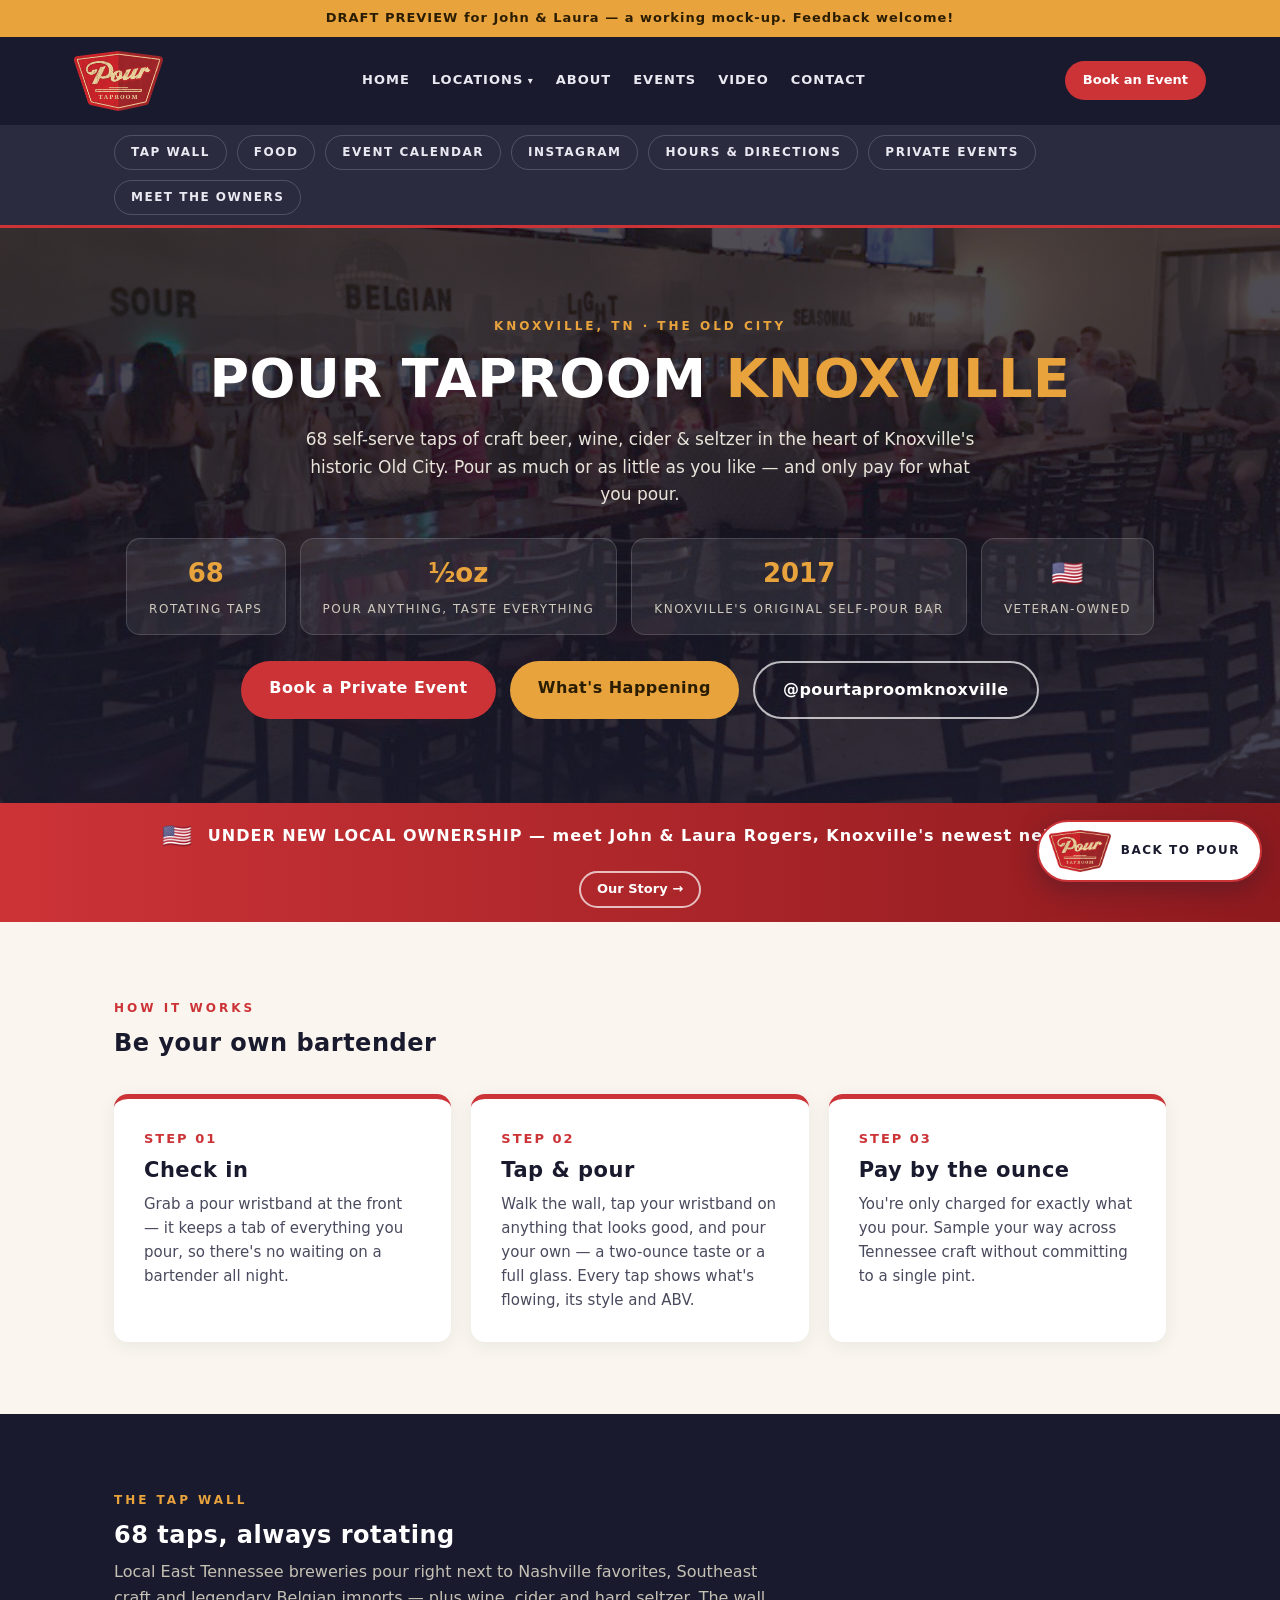
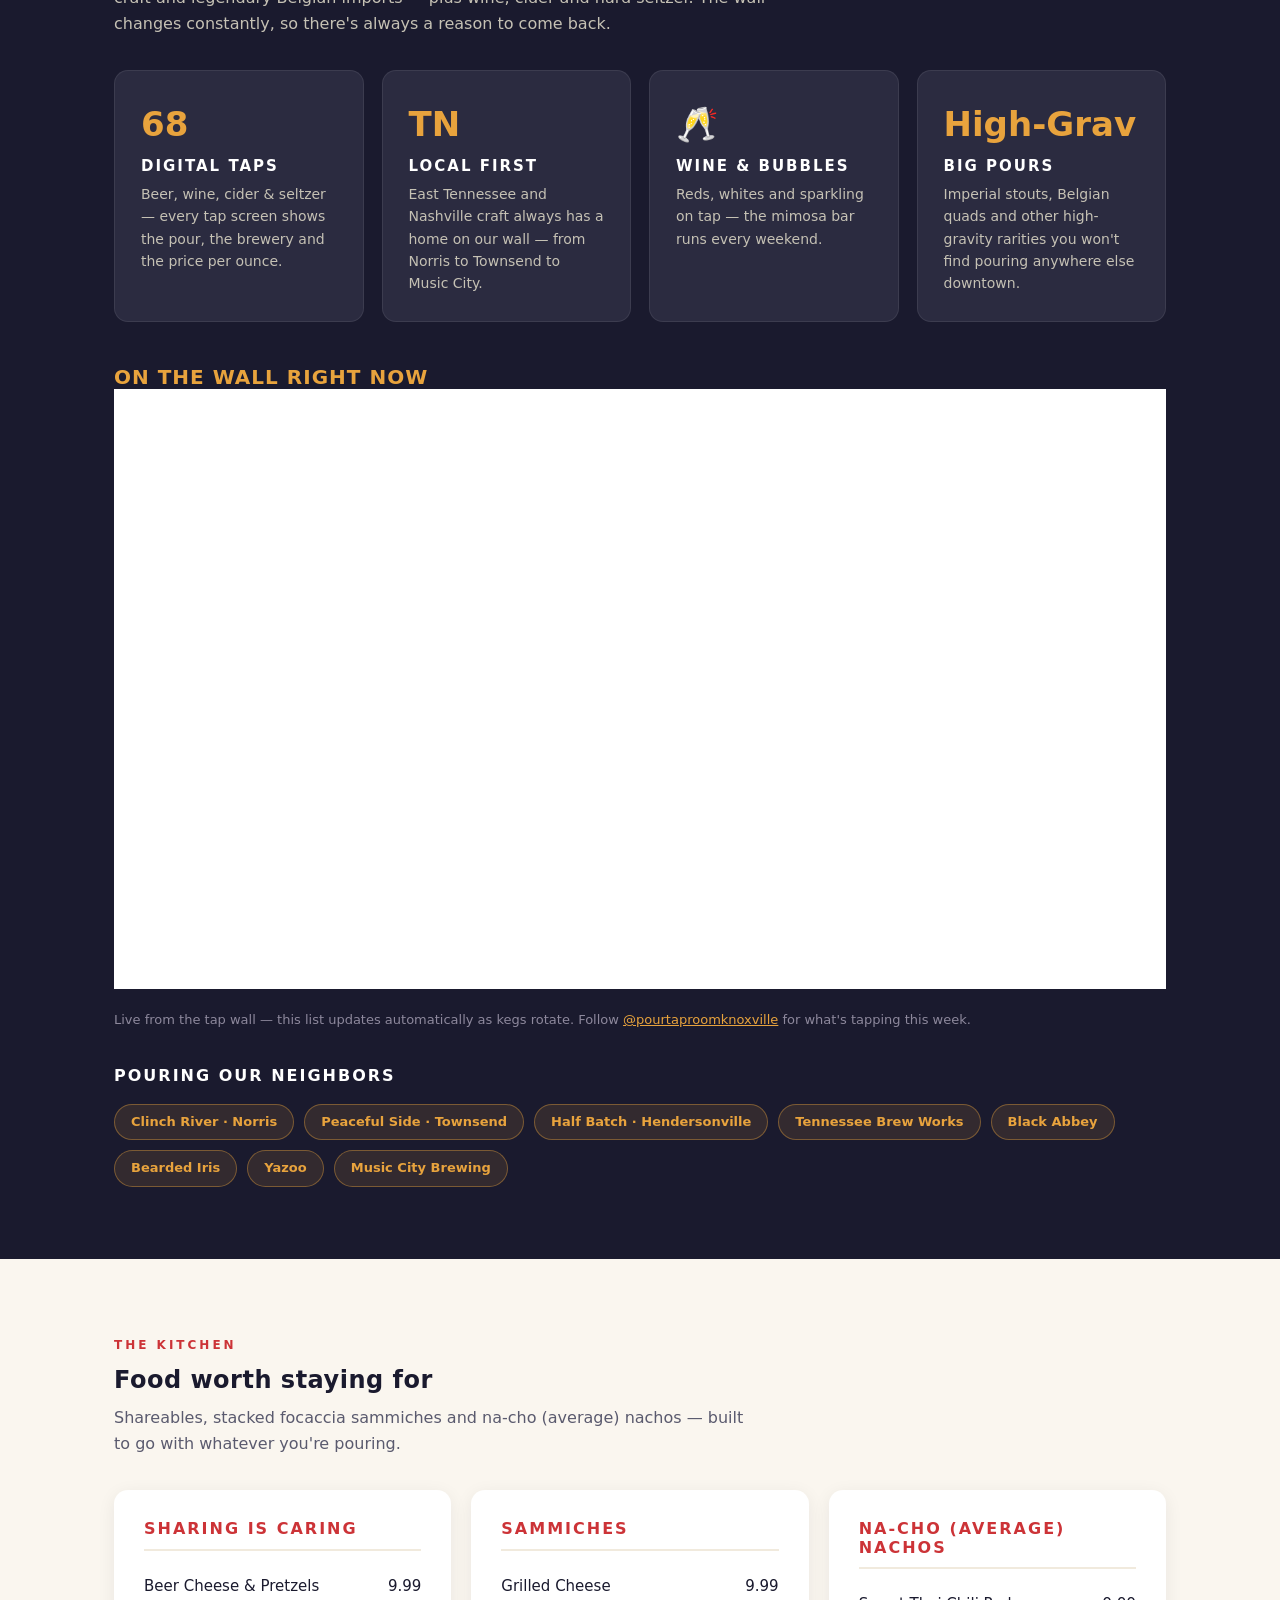
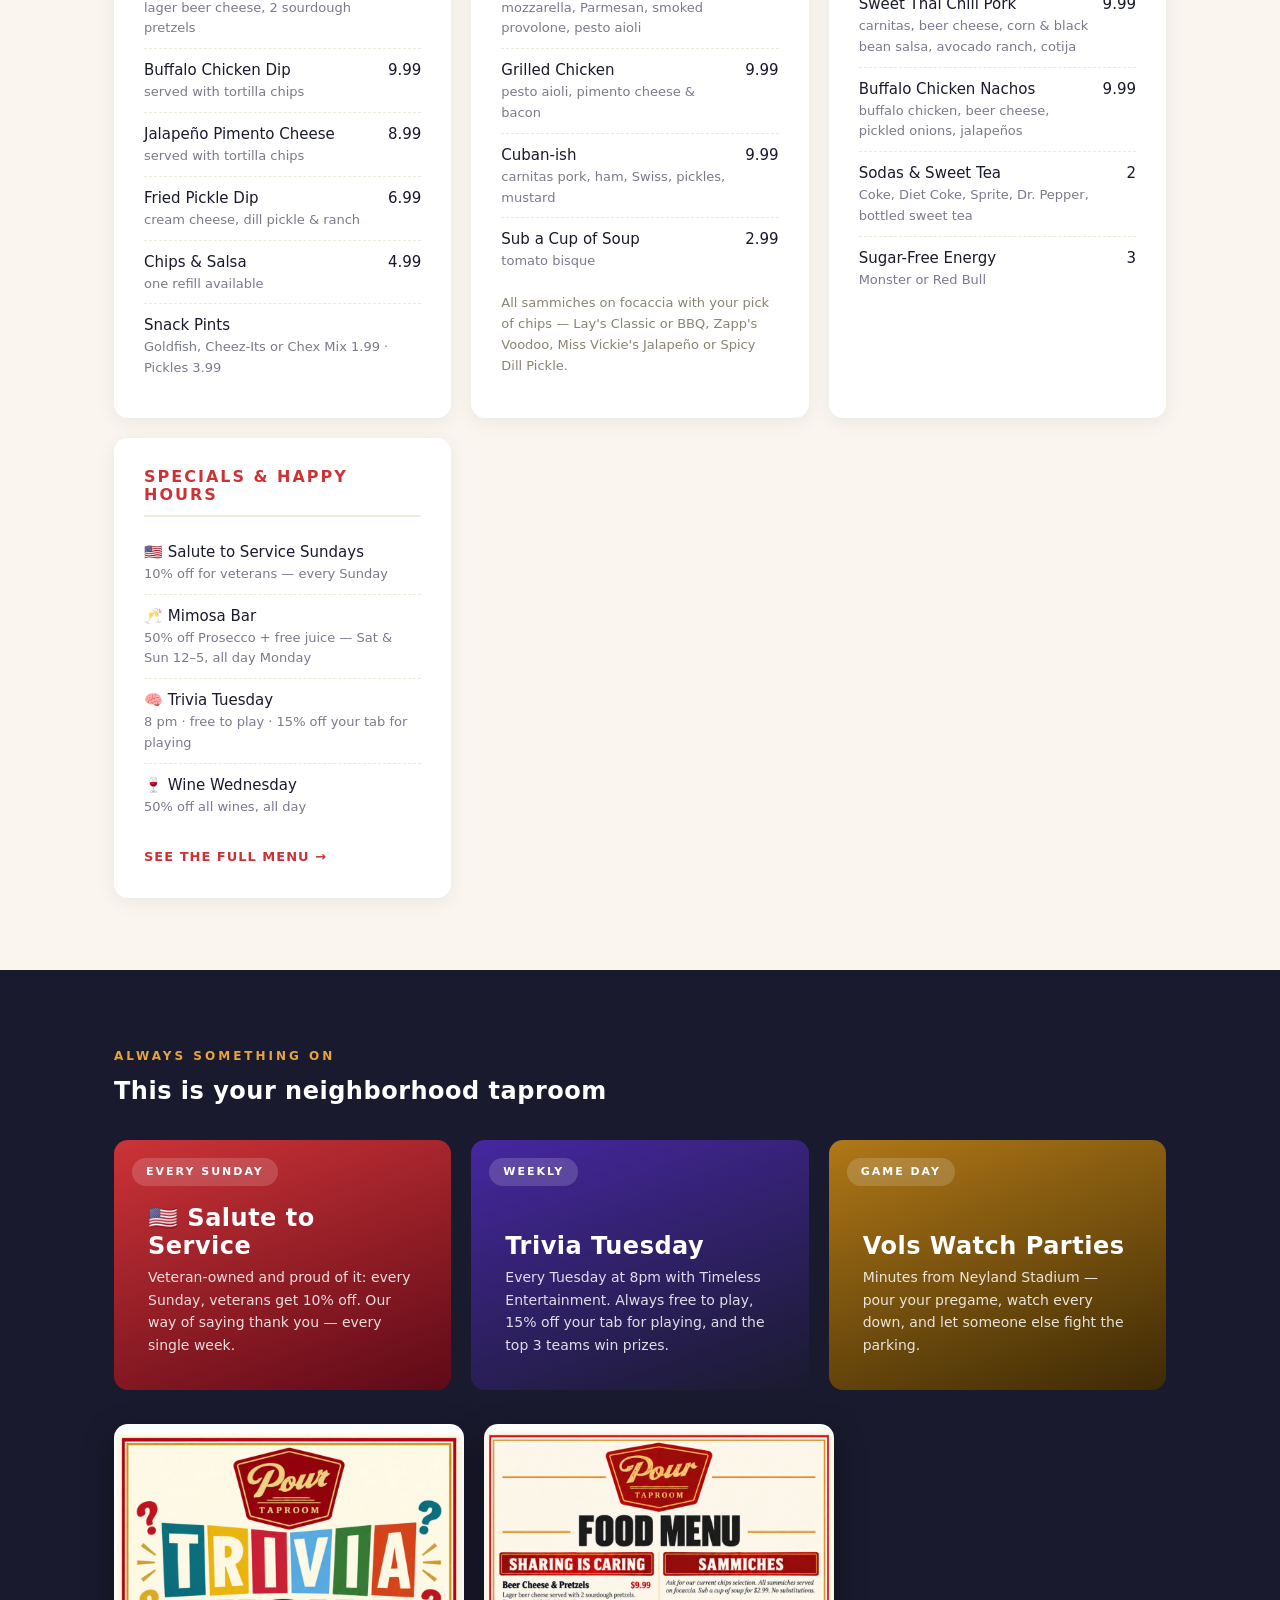
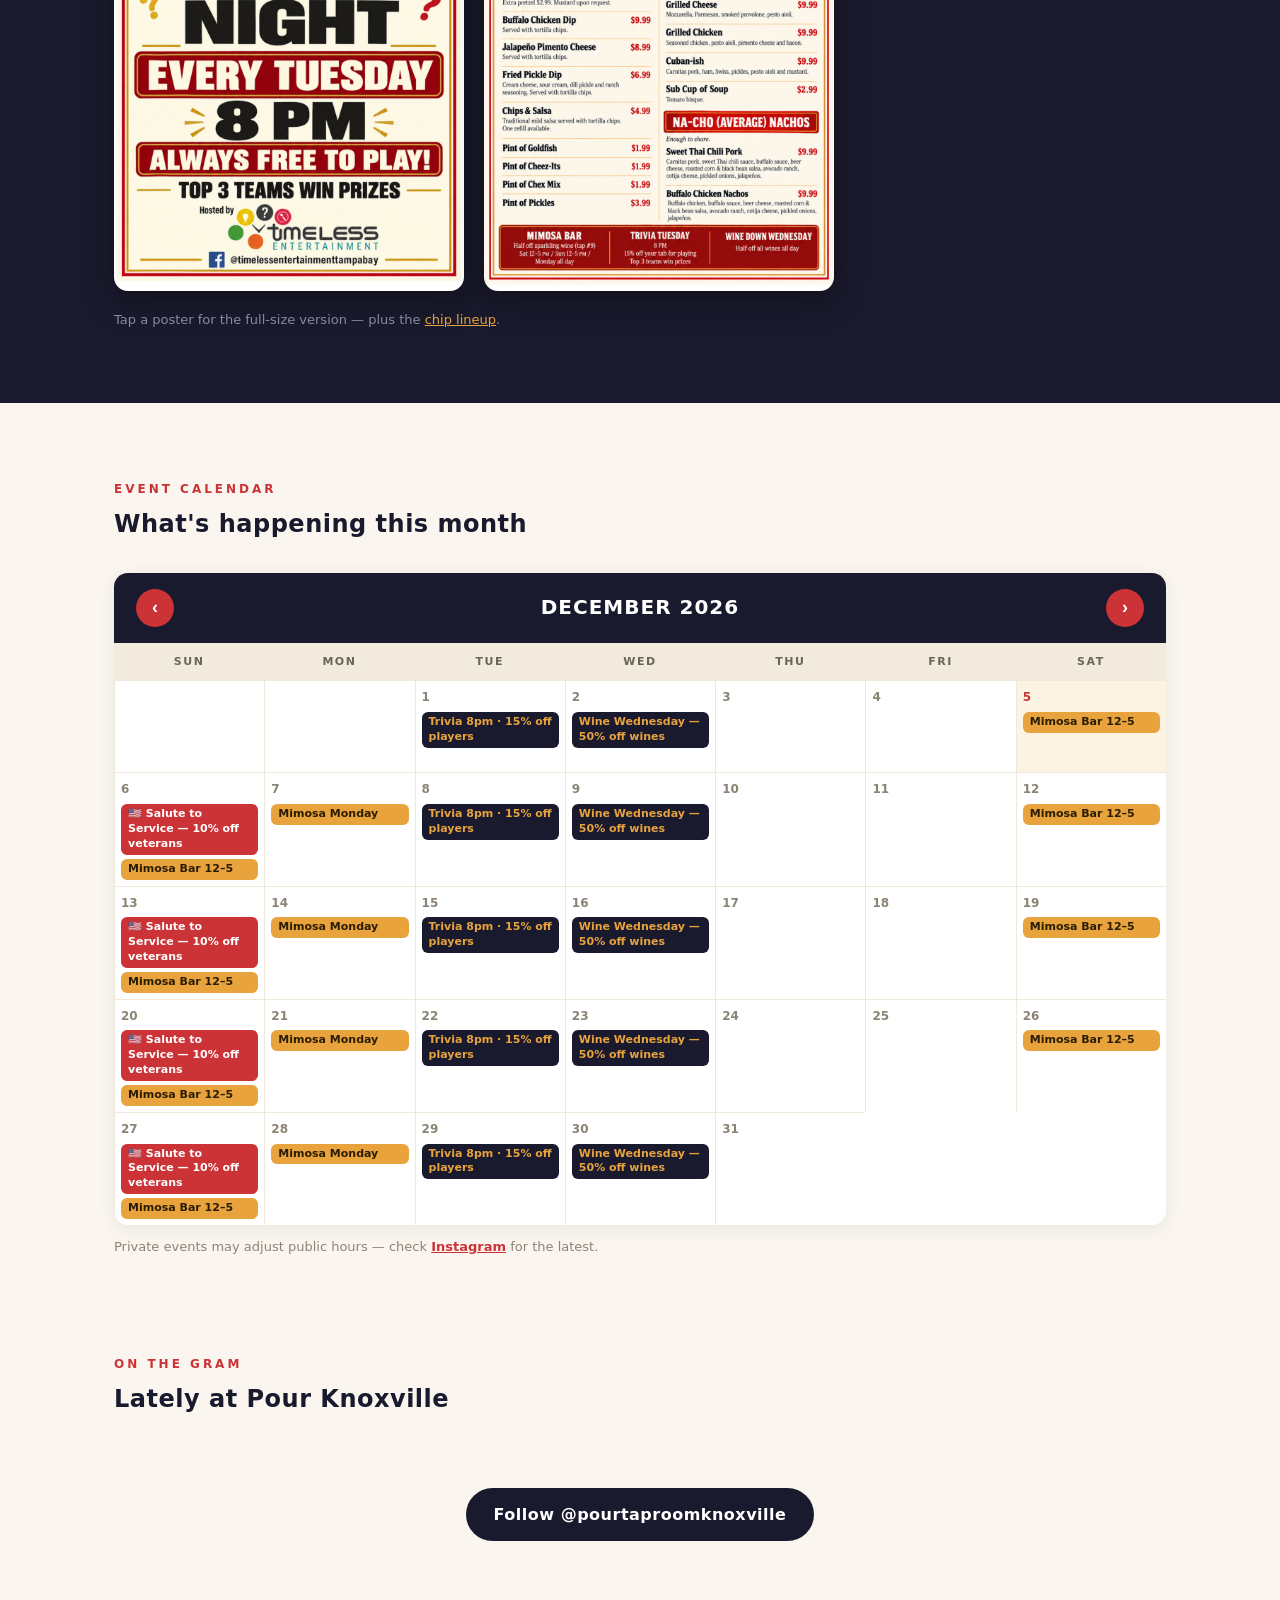
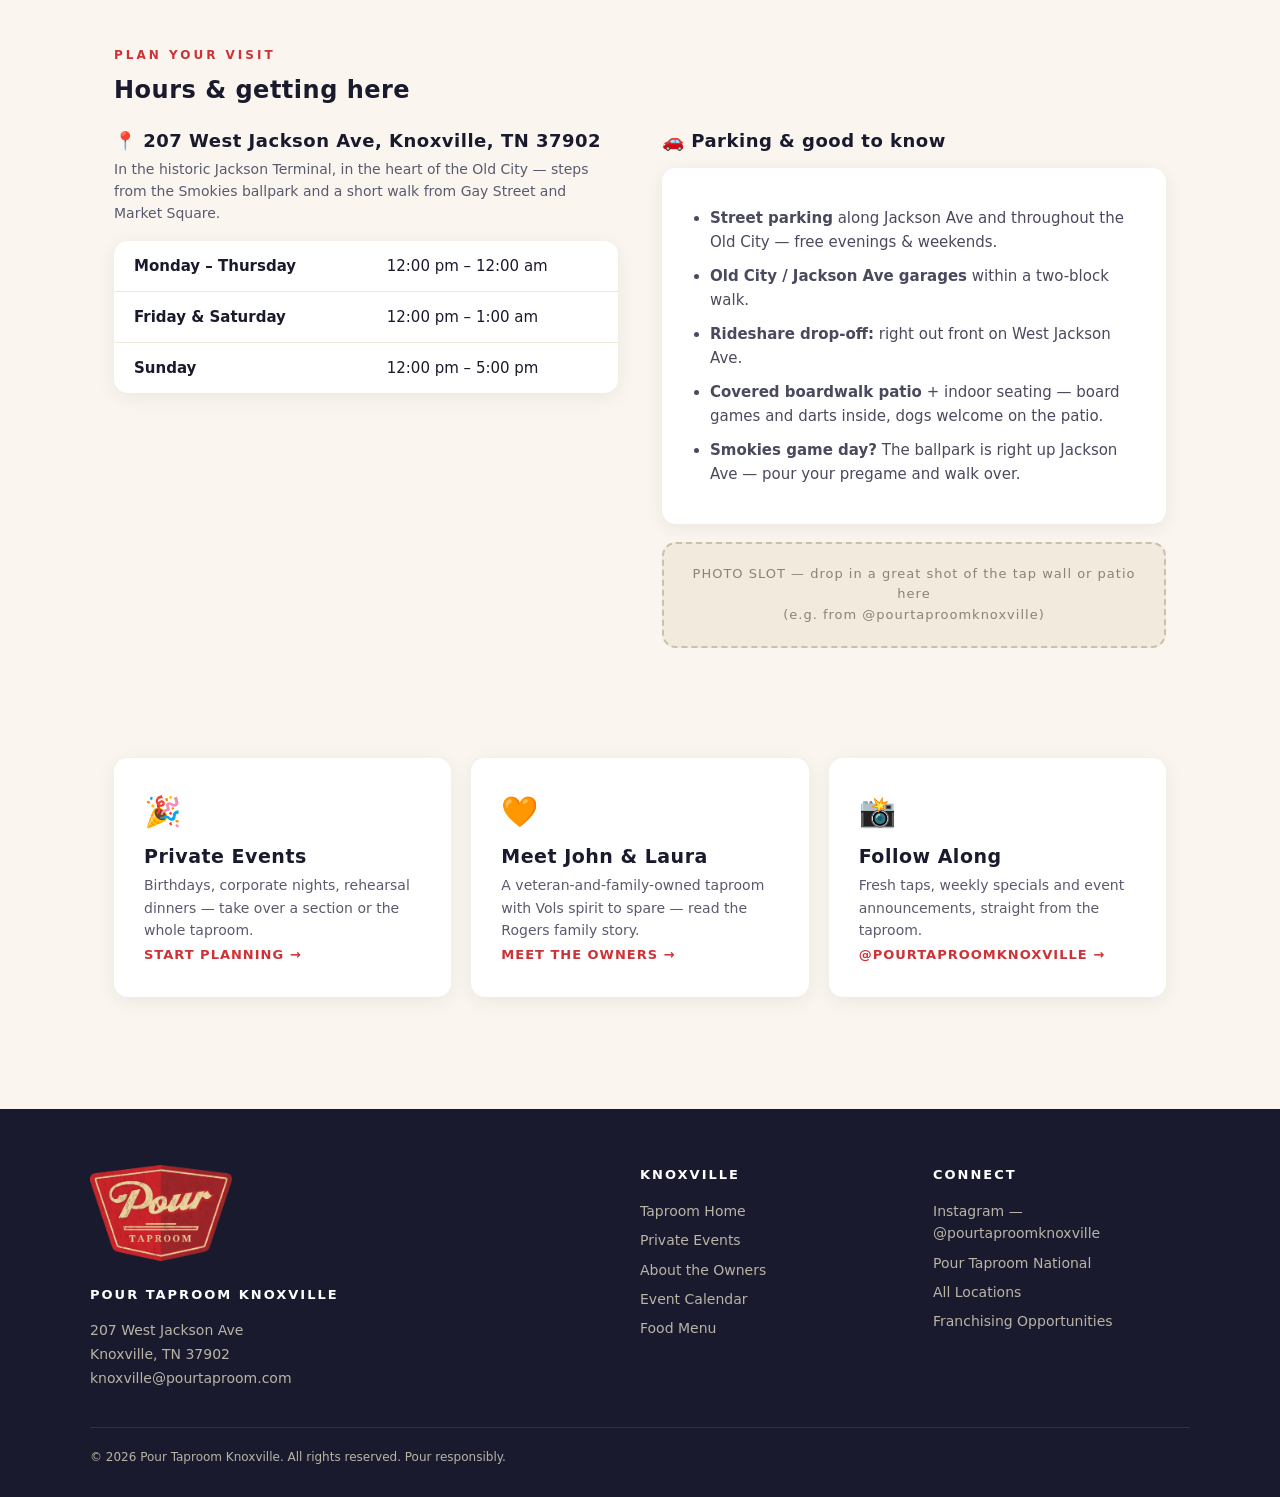
<file: index.html>
<!DOCTYPE html>
<html lang="en">
<head>
<meta charset="UTF-8">
<meta name="viewport" content="width=device-width, initial-scale=1.0">
<title>Knoxville - Pour Taproom</title>
<meta name="description" content="Pour Taproom Knoxville — 68 self-pour taps in the Old City. Craft beer, wine, cider &amp; seltzer by the ounce. Under new local ownership.">
<link rel="icon" href="images/cropped-Logo_red-01.png">
<link rel="stylesheet" href="css/styles.css">
<style>
/* Knoxville page additions */
.kx-subnav{background:var(--ink-soft);border-bottom:3px solid var(--red)}
.kx-subnav .inner{max-width:1100px;margin:0 auto;padding:10px 24px;display:flex;gap:10px;flex-wrap:wrap;align-items:center}
.kx-subnav a{color:#e9e9f2;text-decoration:none;font-size:12px;font-weight:800;letter-spacing:1.5px;text-transform:uppercase;padding:7px 16px;border-radius:999px;border:1px solid rgba(255,255,255,.18)}
.kx-subnav a:hover{color:var(--gold);border-color:var(--gold)}
.pour-list{display:grid;grid-template-columns:repeat(auto-fill,minmax(250px,1fr));gap:14px;margin-top:28px}
.pour-item{background:var(--ink-soft);border:1px solid rgba(255,255,255,.08);border-radius:12px;padding:16px 18px}
.pour-item b{display:block;font-size:15px;color:#fff}
.pour-item span{font-size:13px;color:#c5c1b4}
.pour-item .abv{float:right;color:var(--gold);font-weight:800;font-size:13px}
.brew-chips{display:flex;flex-wrap:wrap;gap:10px;margin-top:18px}
.brew-chips span{background:rgba(232,163,61,.12);border:1px solid rgba(232,163,61,.4);color:var(--gold);border-radius:999px;padding:7px 16px;font-size:13px;font-weight:700}
.menu-card{background:#fff;border-radius:var(--radius);padding:30px;box-shadow:0 4px 18px rgba(26,26,46,.07)}
.menu-card h3{font-size:16px;letter-spacing:2px;text-transform:uppercase;color:var(--red);border-bottom:2px solid var(--cream-dark);padding-bottom:10px}
.menu-card ul{list-style:none;margin-top:14px}
.menu-card li{display:flex;justify-content:space-between;gap:14px;padding:9px 0;border-bottom:1px dashed #efe9dc;font-size:15px}
.menu-card li:last-child{border-bottom:none}
.menu-card li em{font-style:normal;color:#7a7a8e;font-size:13px;display:block}
.menu-grid{display:grid;grid-template-columns:repeat(auto-fit,minmax(280px,1fr));gap:20px;margin-top:34px}
/* Calendar */
.cal-wrap{background:#fff;border-radius:var(--radius);box-shadow:0 4px 18px rgba(26,26,46,.07);overflow:hidden;margin-top:34px}
.cal-head{background:var(--ink);color:#fff;display:flex;align-items:center;justify-content:space-between;padding:16px 22px}
.cal-head h3{font-size:20px;letter-spacing:1px;text-transform:uppercase}
.cal-head button{background:var(--red);border:0;color:#fff;font-size:18px;font-weight:900;width:38px;height:38px;border-radius:999px;cursor:pointer}
.cal-grid{display:grid;grid-template-columns:repeat(7,1fr)}
.cal-dow{background:var(--cream-dark);font-size:11px;font-weight:800;letter-spacing:1.5px;text-transform:uppercase;text-align:center;padding:10px 4px;color:#6b6554}
.cal-cell{min-height:92px;border-top:1px solid #efe9dc;border-left:1px solid #efe9dc;padding:6px;font-size:13px;position:relative}
.cal-cell .d{font-weight:800;color:#8b8474;font-size:12px}
.cal-cell.today{background:#fdf3e2}
.cal-cell.today .d{color:var(--red)}
.cal-ev{display:block;margin-top:4px;background:var(--ink);color:var(--gold);border-radius:6px;padding:3px 7px;font-size:11px;font-weight:700;line-height:1.35}
.cal-ev.red{background:var(--red);color:#fff}
.cal-ev.gold{background:var(--gold);color:#2b1d02}
@media(max-width:700px){.cal-cell{min-height:64px;font-size:10px}.cal-ev{font-size:9px;padding:2px 4px}}
/* Instagram */
.ig-grid{display:grid;grid-template-columns:repeat(auto-fit,minmax(300px,1fr));gap:18px;margin-top:34px;justify-items:center}
.ig-grid blockquote{margin:0 !important;min-width:0 !important;max-width:100% !important}
</style>
</head>
<body>
<div class="preview-banner">DRAFT PREVIEW for John &amp; Laura — a working mock-up. Feedback welcome!</div>

<nav>
  <div class="nav-inner">
    <a class="nav-logo" href="https://pourtaproom.com/"><img src="images/PTRLogo-copy.png" alt="Pour Taproom" style="height:60px"></a>
    <label for="navtoggle" class="nav-burger" aria-label="Menu">&#9776;</label>
    <input type="checkbox" id="navtoggle">
    <div class="nav-links">
      <a href="https://pourtaproom.com/">Home</a>
      <div class="dd"><a href="https://pourtaproom.com/locations/">Locations</a>
        <div class="dd-menu">
          <a href="https://pourtaproomatlanta.com/" target="_blank" rel="noopener">Atlanta</a>
          <a href="https://pourtaproomcharleston.com/" target="_blank" rel="noopener">Charleston</a>
          <a href="https://www.pourtaproomdurham.com/" target="_blank" rel="noopener">Durham</a>
          <a href="https://pourtaproomellicottville.godaddysites.com/" target="_blank" rel="noopener">Ellicottville</a>
          <a href="https://jaxpourtaproom.com/" target="_blank" rel="noopener">Jacksonville</a>
          <a href="./">Knoxville</a>
        </div>
      </div>
      <a href="https://pourtaproom.com/about/">About</a>
      <a href="https://pourtaproom.com/events/">Events</a>
      <a href="https://pourtaproom.com/video/">Video</a>
      <a href="https://pourtaproom.com/contact/">Contact</a>
    </div>
    <a class="nav-cta" href="private-events/">Book an Event</a>
  </div>
</nav>

<div class="kx-subnav">
  <div class="inner">
    <a href="#taps">Tap Wall</a>
    <a href="#menu">Food</a>
    <a href="#calendar">Event Calendar</a>
    <a href="#instagram">Instagram</a>
    <a href="#visit">Hours &amp; Directions</a>
    <a href="private-events/">Private Events</a>
    <a href="about/">Meet the Owners</a>
  </div>
</div>

<div class="page-hero" style="background:linear-gradient(rgba(18,14,24,.74),rgba(26,26,46,.84)),url(/images/knoxville-taproom.jpg) center 62%/cover no-repeat;padding-bottom:84px">
  <span class="kicker" style="color:var(--gold)">Knoxville, TN &middot; The Old City</span>
  <h1>Pour Taproom <em>Knoxville</em></h1>
  <p>68 self-serve taps of craft beer, wine, cider &amp; seltzer in the heart of Knoxville's historic Old City. Pour as much or as little as you like — and only pay for what you pour.</p>
  <div class="hero" style="padding:0;max-width:none">
    <div class="stats" style="margin:30px 0 6px">
      <div class="stat"><b>68</b><span>Rotating Taps</span></div>
      <div class="stat"><b>&frac12;oz</b><span>Pour Anything, Taste Everything</span></div>
      <div class="stat"><b>2017</b><span>Knoxville's Original Self-Pour Bar</span></div>
      <div class="stat"><b>🇺🇸</b><span>Veteran-Owned</span></div>
    </div>
  </div>
  <div class="cta-row">
    <a class="btn btn-red" href="private-events/">Book a Private Event</a>
    <a class="btn btn-gold" href="#calendar">What's Happening</a>
    <a class="btn btn-ghost" href="https://www.instagram.com/pourtaproomknoxville/" target="_blank" rel="noopener">@pourtaproomknoxville</a>
  </div>
</div>

<a href="about/" style="display:block;background:linear-gradient(90deg,#cc3337,#8e1a1e);color:#fff;text-decoration:none"><div style="max-width:1100px;margin:0 auto;padding:14px 24px;display:flex;align-items:center;justify-content:center;gap:16px;flex-wrap:wrap;text-align:center"><span style="font-size:24px">🇺🇸</span><span style="font-weight:800;letter-spacing:1px">UNDER NEW LOCAL OWNERSHIP — meet John &amp; Laura Rogers, Knoxville's newest neighbors</span><span style="border:2px solid rgba(255,255,255,.7);border-radius:999px;padding:6px 16px;font-size:13px;font-weight:800">Our Story &rarr;</span></div></a>

<section class="section" id="how">
  <span class="kicker">How It Works</span>
  <h2>Be your own bartender</h2>
  <div class="steps">
    <div class="step"><div class="num">STEP 01</div><h3>Check in</h3><p>Grab a pour wristband at the front — it keeps a tab of everything you pour, so there's no waiting on a bartender all night.</p></div>
    <div class="step"><div class="num">STEP 02</div><h3>Tap &amp; pour</h3><p>Walk the wall, tap your wristband on anything that looks good, and pour your own — a two-ounce taste or a full glass. Every tap shows what's flowing, its style and ABV.</p></div>
    <div class="step"><div class="num">STEP 03</div><h3>Pay by the ounce</h3><p>You're only charged for exactly what you pour. Sample your way across Tennessee craft without committing to a single pint.</p></div>
  </div>
</section>

<div class="dark-band">
  <section class="section" id="taps">
    <span class="kicker" style="color:var(--gold)">The Tap Wall</span>
    <h2>68 taps, always rotating</h2>
    <p style="color:#c5c1b4;max-width:680px;margin-top:10px">Local East Tennessee breweries pour right next to Nashville favorites, Southeast craft and legendary Belgian imports — plus wine, cider and hard seltzer. The wall changes constantly, so there's always a reason to come back.</p>
    <div class="tap-grid">
      <div class="tap-card"><b>68</b><h4>Digital Taps</h4><p>Beer, wine, cider &amp; seltzer — every tap screen shows the pour, the brewery and the price per ounce.</p></div>
      <div class="tap-card"><b>TN</b><h4>Local First</h4><p>East Tennessee and Nashville craft always has a home on our wall — from Norris to Townsend to Music City.</p></div>
      <div class="tap-card"><b>🥂</b><h4>Wine &amp; Bubbles</h4><p>Reds, whites and sparkling on tap — the mimosa bar runs every weekend.</p></div>
      <div class="tap-card"><b>High-Grav</b><h4>Big Pours</h4><p>Imperial stouts, Belgian quads and other high-gravity rarities you won't find pouring anywhere else downtown.</p></div>
    </div>
    <!-- Live tap list: iPourIt public feed for Pour Taproom Knoxville (bar id 125).
         Enabled by iPourIt support Nov 18 2026 (ticket 105530). -->
    <h3 style="margin-top:44px;font-size:20px;letter-spacing:1px;text-transform:uppercase;color:var(--gold)">On the wall right now</h3>
    <iframe src="https://ipourit.com/ontapiframe?barid=125&wrapper=true"
            style="width:100%;height:600px;border:0;background:#fff"
            loading="lazy" title="Live tap list — Pour Taproom Knoxville"></iframe>
    <p style="font-size:13px;color:#8d889c;margin-top:14px">Live from the tap wall — this list updates automatically as kegs rotate. Follow <a href="https://www.instagram.com/pourtaproomknoxville/" target="_blank" rel="noopener" style="color:var(--gold)">@pourtaproomknoxville</a> for what's tapping this week.</p>
    <h3 style="margin-top:36px;font-size:16px;letter-spacing:2px;text-transform:uppercase">Pouring our neighbors</h3>
    <div class="brew-chips">
      <span>Clinch River &middot; Norris</span>
      <span>Peaceful Side &middot; Townsend</span>
      <span>Half Batch &middot; Hendersonville</span>
      <span>Tennessee Brew Works</span>
      <span>Black Abbey</span>
      <span>Bearded Iris</span>
      <span>Yazoo</span>
      <span>Music City Brewing</span>
    </div>
  </section>
</div>

<section class="section" id="menu">
  <span class="kicker">The Kitchen</span>
  <h2>Food worth staying for</h2>
  <p style="color:#5a5a6e;max-width:640px;margin-top:10px">Shareables, stacked focaccia sammiches and na-cho (average) nachos — built to go with whatever you're pouring.</p>
  <div class="menu-grid">
    <div class="menu-card">
      <h3>Sharing is Caring</h3>
      <ul>
        <li><span>Beer Cheese &amp; Pretzels<em>lager beer cheese, 2 sourdough pretzels</em></span><span>9.99</span></li>
        <li><span>Buffalo Chicken Dip<em>served with tortilla chips</em></span><span>9.99</span></li>
        <li><span>Jalape&ntilde;o Pimento Cheese<em>served with tortilla chips</em></span><span>8.99</span></li>
        <li><span>Fried Pickle Dip<em>cream cheese, dill pickle &amp; ranch</em></span><span>6.99</span></li>
        <li><span>Chips &amp; Salsa<em>one refill available</em></span><span>4.99</span></li>
        <li><span>Snack Pints<em>Goldfish, Cheez-Its or Chex Mix 1.99 &middot; Pickles 3.99</em></span><span></span></li>
      </ul>
    </div>
    <div class="menu-card">
      <h3>Sammiches</h3>
      <ul>
        <li><span>Grilled Cheese<em>mozzarella, Parmesan, smoked provolone, pesto aioli</em></span><span>9.99</span></li>
        <li><span>Grilled Chicken<em>pesto aioli, pimento cheese &amp; bacon</em></span><span>9.99</span></li>
        <li><span>Cuban-ish<em>carnitas pork, ham, Swiss, pickles, mustard</em></span><span>9.99</span></li>
        <li><span>Sub a Cup of Soup<em>tomato bisque</em></span><span>2.99</span></li>
      </ul>
      <p style="font-size:13px;color:#8b8474;margin-top:12px">All sammiches on focaccia with your pick of chips — Lay's Classic or BBQ, Zapp's Voodoo, Miss Vickie's Jalape&ntilde;o or Spicy Dill Pickle.</p>
    </div>
    <div class="menu-card">
      <h3>Na-Cho (Average) Nachos</h3>
      <ul>
        <li><span>Sweet Thai Chili Pork<em>carnitas, beer cheese, corn &amp; black bean salsa, avocado ranch, cotija</em></span><span>9.99</span></li>
        <li><span>Buffalo Chicken Nachos<em>buffalo chicken, beer cheese, pickled onions, jalape&ntilde;os</em></span><span>9.99</span></li>
        <li><span>Sodas &amp; Sweet Tea<em>Coke, Diet Coke, Sprite, Dr. Pepper, bottled sweet tea</em></span><span>2</span></li>
        <li><span>Sugar-Free Energy<em>Monster or Red Bull</em></span><span>3</span></li>
      </ul>
    </div>
    <div class="menu-card">
      <h3>Specials &amp; Happy Hours</h3>
      <ul>
        <li><span>🇺🇸 Salute to Service Sundays<em>10% off for veterans — every Sunday</em></span><span></span></li>
        <li><span>🥂 Mimosa Bar<em>50% off Prosecco + free juice — Sat &amp; Sun 12–5, all day Monday</em></span><span></span></li>
        <li><span>🧠 Trivia Tuesday<em>8 pm &middot; free to play &middot; 15% off your tab for playing</em></span><span></span></li>
        <li><span>🍷 Wine Wednesday<em>50% off all wines, all day</em></span><span></span></li>
      </ul>
      <p style="margin-top:16px"><a href="images/knoxville-food-menu.jpg" target="_blank" rel="noopener" style="color:var(--red);font-weight:800;font-size:13px;letter-spacing:1px;text-transform:uppercase;text-decoration:none">See the full menu &rarr;</a></p>
    </div>
  </div>
</section>

<div class="dark-band">
  <section class="section" id="events">
    <span class="kicker" style="color:var(--gold)">Always Something On</span>
    <h2>This is your neighborhood taproom</h2>
    <div class="event-cards">
      <div class="event-card ec-5k" style="min-height:250px"><span class="tag">Every Sunday</span><h3>🇺🇸 Salute to Service</h3><p>Veteran-owned and proud of it: every Sunday, veterans get 10% off. Our way of saying thank you — every single week.</p></div>
      <div class="event-card ec-trivia" style="min-height:250px"><span class="tag">Weekly</span><h3>Trivia Tuesday</h3><p>Every Tuesday at 8pm with Timeless Entertainment. Always free to play, 15% off your tab for playing, and the top 3 teams win prizes.</p></div>
      <div class="event-card ec-live"><span class="tag">Game Day</span><h3>Vols Watch Parties</h3><p>Minutes from Neyland Stadium — pour your pregame, watch every down, and let someone else fight the parking.</p></div>
    </div>
    <div style="display:grid;grid-template-columns:repeat(auto-fit,minmax(260px,1fr));gap:20px;margin-top:34px;max-width:720px">
      <a href="images/knoxville-trivia-tuesday.jpg" target="_blank" rel="noopener" style="display:block"><img src="images/knoxville-trivia-tuesday.jpg" alt="Trivia Night — every Tuesday 8pm, always free to play" style="width:100%;border-radius:14px;box-shadow:0 10px 30px rgba(0,0,0,.4)"></a>
      <a href="images/knoxville-food-menu.jpg" target="_blank" rel="noopener" style="display:block"><img src="images/knoxville-food-menu.jpg" alt="Pour Taproom Knoxville food menu" style="width:100%;border-radius:14px;box-shadow:0 10px 30px rgba(0,0,0,.4)"></a>
    </div>
    <p style="font-size:13px;color:#8d889c;margin-top:12px">Tap a poster for the full-size version — plus the <a href="images/knoxville-chips-menu.jpg" target="_blank" rel="noopener" style="color:var(--gold)">chip lineup</a>.</p>
  </section>
</div>

<section class="section" id="calendar">
  <span class="kicker">Event Calendar</span>
  <h2>What's happening this month</h2>
  <div class="cal-wrap">
    <div class="cal-head">
      <button id="cal-prev" aria-label="Previous month">&lsaquo;</button>
      <h3 id="cal-title">Month</h3>
      <button id="cal-next" aria-label="Next month">&rsaquo;</button>
    </div>
    <div class="cal-grid" id="cal-grid"></div>
  </div>
  <p style="font-size:13px;color:#8b8474;margin-top:12px">Private events may adjust public hours — check <a href="https://www.instagram.com/pourtaproomknoxville/" target="_blank" rel="noopener" style="color:var(--red);font-weight:700">Instagram</a> for the latest.</p>
</section>

<section class="section" id="instagram" style="padding-top:20px">
  <span class="kicker">On the Gram</span>
  <h2>Lately at Pour Knoxville</h2>
  <div class="ig-grid">
    <blockquote class="instagram-media" data-instgrm-permalink="https://www.instagram.com/p/DfCfC1uEeIw/" data-instgrm-version="14"></blockquote>
    <blockquote class="instagram-media" data-instgrm-permalink="https://www.instagram.com/p/Dejs-nOkSBv/" data-instgrm-version="14"></blockquote>
    <blockquote class="instagram-media" data-instgrm-permalink="https://www.instagram.com/p/DeMdqXVkWGX/" data-instgrm-version="14"></blockquote>
    <blockquote class="instagram-media" data-instgrm-permalink="https://www.instagram.com/p/Dd_s308l4uX/" data-instgrm-version="14"></blockquote>
  </div>
  <script async src="https://www.instagram.com/embed.js"></script>
  <p style="text-align:center;margin-top:22px"><a class="btn btn-dark" href="https://www.instagram.com/pourtaproomknoxville/" target="_blank" rel="noopener">Follow @pourtaproomknoxville</a></p>
</section>

<section class="section" id="visit" style="padding-top:28px">
  <span class="kicker">Plan Your Visit</span>
  <h2>Hours &amp; getting here</h2>
  <div class="visit" style="margin-top:26px">
    <div>
      <h3 style="font-size:18px">&#128205; 207 West Jackson Ave, Knoxville, TN 37902</h3>
      <p style="font-size:14px;color:#5a5a6e;margin-top:6px">In the historic Jackson Terminal, in the heart of the Old City — steps from the Smokies ballpark and a short walk from Gay Street and Market Square.</p>
      <table class="hours-table">
        <tr><td>Monday &ndash; Thursday</td><td>12:00 pm &ndash; 12:00 am</td></tr>
        <tr><td>Friday &amp; Saturday</td><td>12:00 pm &ndash; 1:00 am</td></tr>
        <tr><td>Sunday</td><td>12:00 pm &ndash; 5:00 pm</td></tr>
      </table>
      <iframe src="https://maps.google.com/maps?q=Pour%20Taproom%20207%20West%20Jackson%20Ave%20Knoxville%20TN&output=embed" style="width:100%;height:260px;border:0;border-radius:14px;margin-top:16px" loading="lazy" title="Map to Pour Taproom Knoxville"></iframe>
    </div>
    <div>
      <h3 style="font-size:18px">&#128663; Parking &amp; good to know</h3>
      <div class="parking">
        <ul>
          <li><b>Street parking</b> along Jackson Ave and throughout the Old City — free evenings &amp; weekends.</li>
          <li><b>Old City / Jackson Ave garages</b> within a two-block walk.</li>
          <li><b>Rideshare drop-off:</b> right out front on West Jackson Ave.</li>
          <li><b>Covered boardwalk patio</b> + indoor seating — board games and darts inside, dogs welcome on the patio.</li>
          <li><b>Smokies game day?</b> The ballpark is right up Jackson Ave — pour your pregame and walk over.</li>
        </ul>
      </div>
      <div class="photo-slot" style="margin-top:18px">PHOTO SLOT — drop in a great shot of the tap wall or patio here<br>(e.g. from @pourtaproomknoxville)</div>
    </div>
  </div>
</section>

<section class="section" style="padding-top:10px">
  <div class="strip">
    <a href="private-events/"><div class="emoji">🎉</div><h4>Private Events</h4><p>Birthdays, corporate nights, rehearsal dinners — take over a section or the whole taproom.</p><span class="go">Start Planning &rarr;</span></a>
    <a href="about/"><div class="emoji">🧡</div><h4>Meet John &amp; Laura</h4><p>A veteran-and-family-owned taproom with Vols spirit to spare — read the Rogers family story.</p><span class="go">Meet the Owners &rarr;</span></a>
    <a href="https://www.instagram.com/pourtaproomknoxville/" target="_blank" rel="noopener"><div class="emoji">📸</div><h4>Follow Along</h4><p>Fresh taps, weekly specials and event announcements, straight from the taproom.</p><span class="go">@pourtaproomknoxville &rarr;</span></a>
  </div>
</section>

<a class="home-fab" href="https://pourtaproom.com/" aria-label="Back to the Pour Taproom master page">
  <img src="images/PTRLogo-copy.png" alt="Pour Taproom logo">
  <span>Back to Pour</span>
</a>

<footer>
  <div class="foot-inner">
    <div>
      <img src="images/PTRLogo-copy.png" alt="Pour Taproom" style="height:96px;margin-bottom:12px">
      <h5 style="margin-top:4px">Pour Taproom Knoxville</h5>
      <p style="font-size:14px;line-height:1.7">207 West Jackson Ave<br>Knoxville, TN 37902<br>knoxville@pourtaproom.com</p>
    </div>
    <div>
      <h5>Knoxville</h5>
      <a href="./">Taproom Home</a>
      <a href="private-events/">Private Events</a>
      <a href="about/">About the Owners</a>
      <a href="./#calendar">Event Calendar</a>
      <a href="./#menu">Food Menu</a>
    </div>
    <div>
      <h5>Connect</h5>
      <a href="https://www.instagram.com/pourtaproomknoxville/" target="_blank" rel="noopener">Instagram — @pourtaproomknoxville</a>
      <a href="https://pourtaproom.com/">Pour Taproom National</a>
      <a href="https://pourtaproom.com/locations/">All Locations</a>
      <a href="https://pourtaproom.com/contact/">Franchising Opportunities</a>
    </div>
  </div>
  <div class="legal">
    <span>&copy; 2026 Pour Taproom Knoxville. All rights reserved. Pour responsibly.</span>
  </div>
</footer>

<script>
/* ===== EVENT CALENDAR =====
   Edit the two lists below to manage the calendar.
   recurring: weekday 0=Sun ... 6=Sat. oneoff: exact dates (YYYY-MM-DD). */
const recurring = [
  {weekday: 0, title: "🇺🇸 Salute to Service — 10% off veterans", cls: "red"},
  {weekday: 0, title: "Mimosa Bar 12–5", cls: "gold"},
  {weekday: 1, title: "Mimosa Monday", cls: "gold"},
  {weekday: 2, title: "Trivia 8pm · 15% off players", cls: ""},
  {weekday: 3, title: "Wine Wednesday — 50% off wines", cls: ""},
  {weekday: 6, title: "Mimosa Bar 12–5", cls: "gold"}
];
/* Add dated events here, e.g. {date: "2026-12-31", title: "NYE at Pour", cls: "red"} */
const oneoff = [];
let view = new Date(); view.setDate(1);
const $ = id => document.getElementById(id);
function render(){
  const y = view.getFullYear(), m = view.getMonth();
  $("cal-title").textContent = view.toLocaleString("en-US",{month:"long",year:"numeric"});
  const grid = $("cal-grid"); grid.innerHTML = "";
  ["Sun","Mon","Tue","Wed","Thu","Fri","Sat"].forEach(d=>{
    const el = document.createElement("div"); el.className="cal-dow"; el.textContent=d; grid.appendChild(el);
  });
  const first = new Date(y,m,1).getDay(), days = new Date(y,m+1,0).getDate();
  const today = new Date();
  for(let i=0;i<first;i++){const el=document.createElement("div");el.className="cal-cell";grid.appendChild(el);}
  for(let d=1;d<=days;d++){
    const cell = document.createElement("div"); cell.className="cal-cell";
    const dt = new Date(y,m,d);
    if(dt.toDateString()===today.toDateString()) cell.classList.add("today");
    cell.innerHTML = '<span class="d">'+d+'</span>';
    const iso = y+"-"+String(m+1).padStart(2,"0")+"-"+String(d).padStart(2,"0");
    oneoff.filter(e=>e.date===iso).forEach(e=>{
      cell.innerHTML += '<span class="cal-ev '+(e.cls||"")+'">'+e.title+'</span>';
    });
    recurring.filter(e=>e.weekday===dt.getDay()).forEach(e=>{
      cell.innerHTML += '<span class="cal-ev '+(e.cls||"")+'">'+e.title+'</span>';
    });
    grid.appendChild(cell);
  }
}
$("cal-prev").onclick = ()=>{view.setMonth(view.getMonth()-1);render();};
$("cal-next").onclick = ()=>{view.setMonth(view.getMonth()+1);render();};
render();
</script>

</body>
</html>
</file>
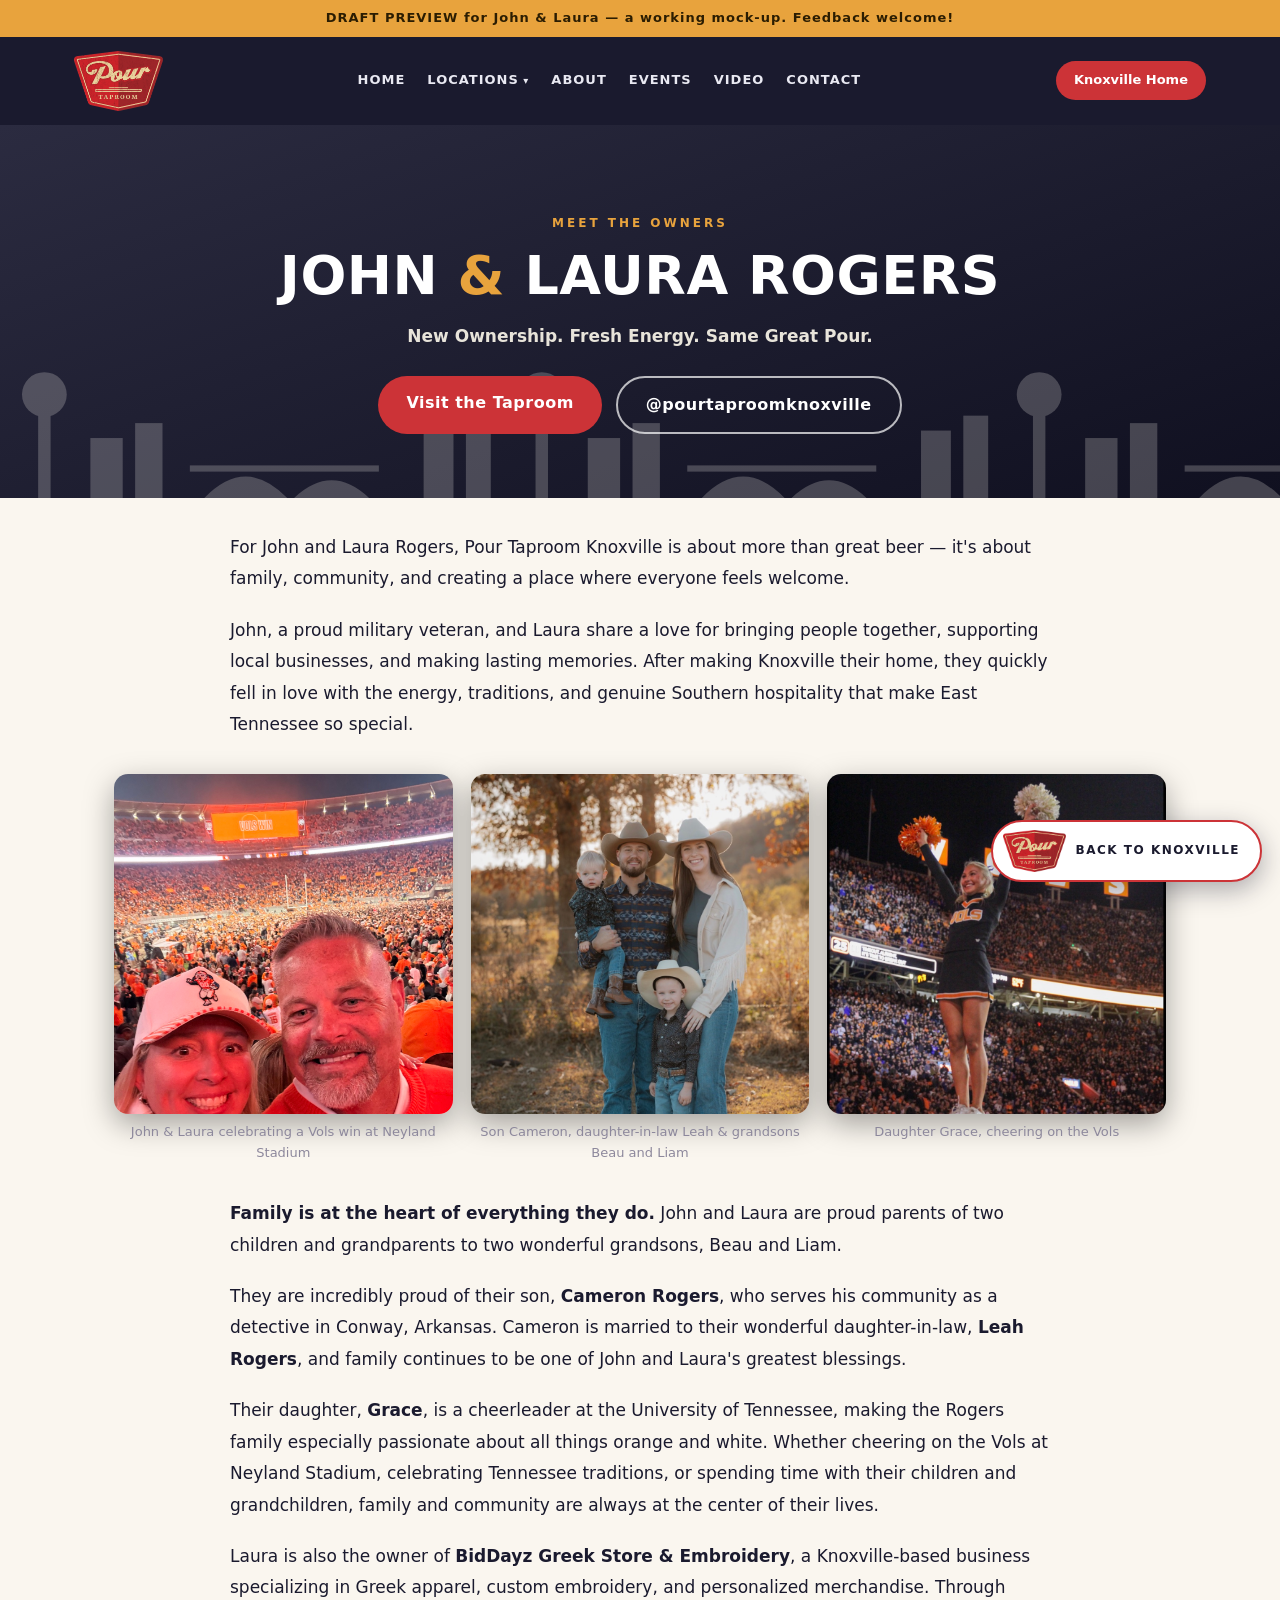
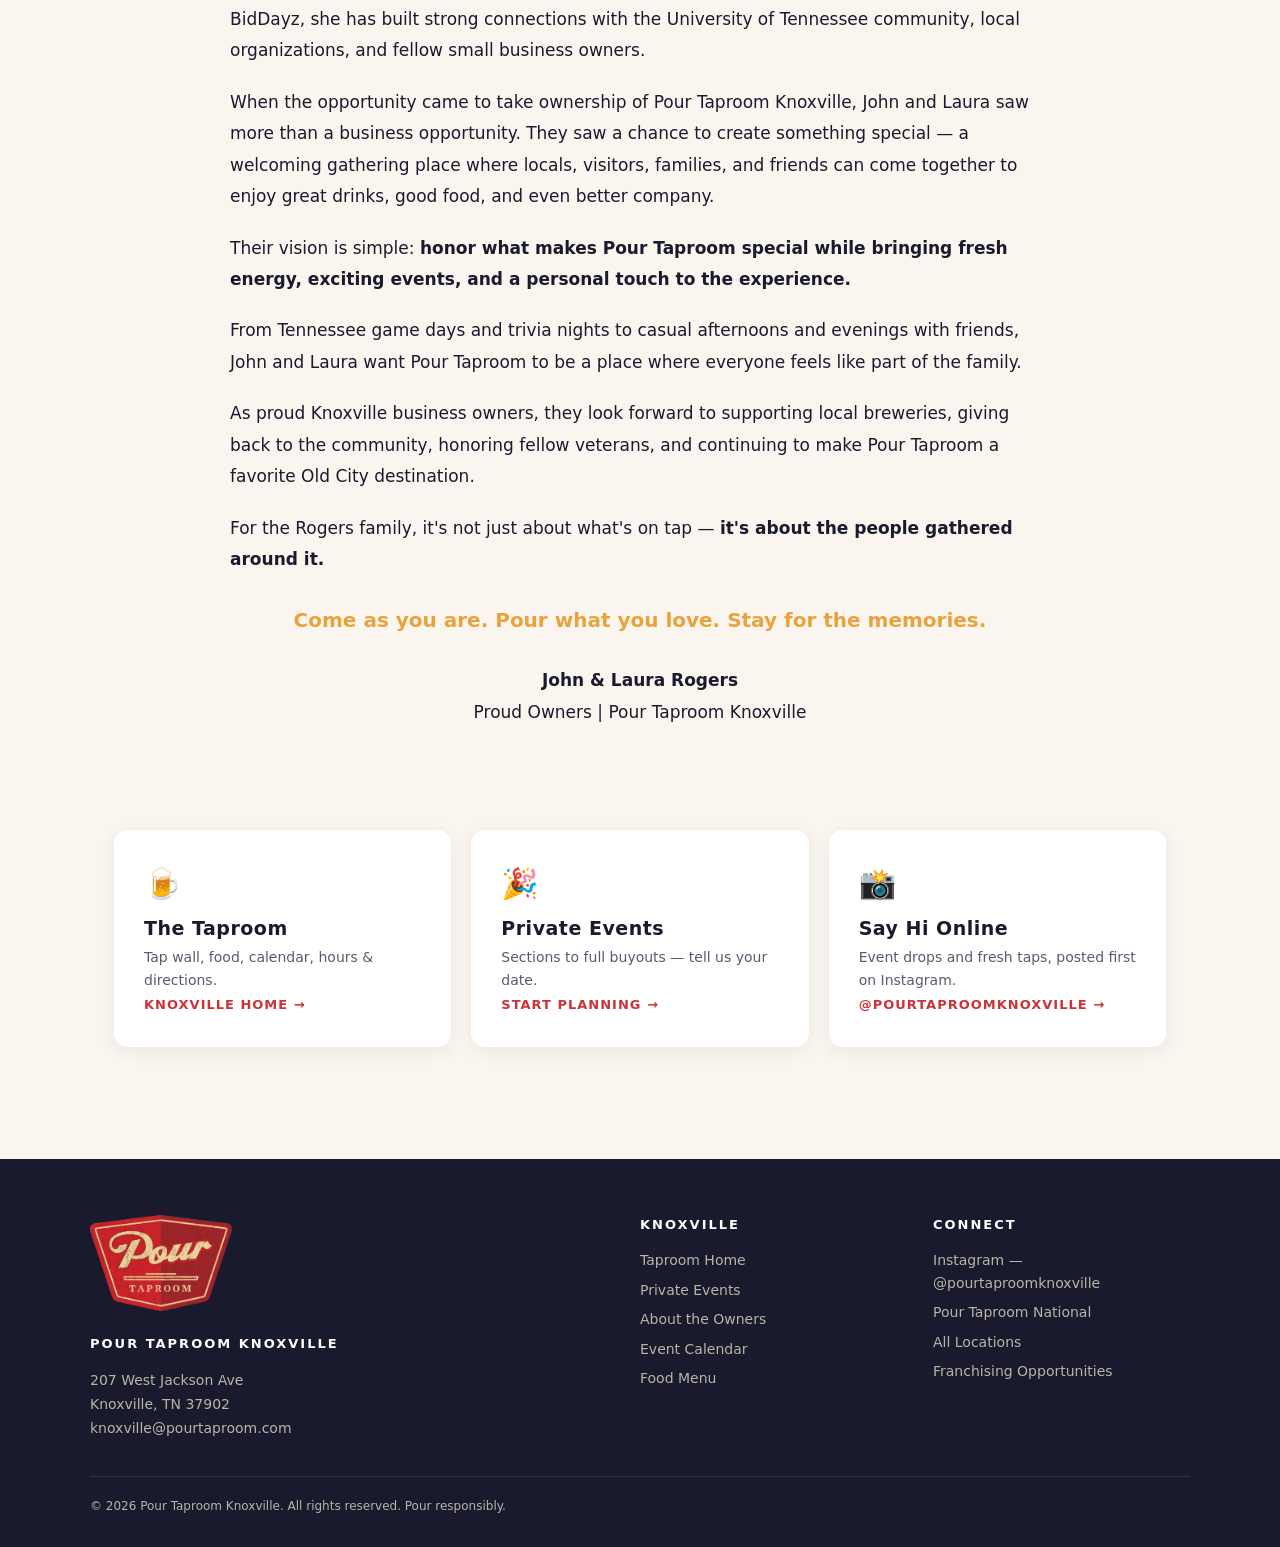
<file: about/index.html>
<!DOCTYPE html>
<html lang="en">
<head>
<meta charset="UTF-8">
<meta name="viewport" content="width=device-width, initial-scale=1.0">
<title>Meet the Owners - Pour Taproom Knoxville</title>
<meta name="description" content="Meet John &amp; Laura Rogers, the owners of Pour Taproom Knoxville. New ownership, fresh energy, same great pour — family, community and craft beer in the Old City.">
<link rel="icon" href="../images/cropped-Logo_red-01.png">
<link rel="stylesheet" href="../css/styles.css">
<style>
.owners-photos{display:grid;grid-template-columns:repeat(3,1fr);gap:18px;margin:34px 0}
.owners-photos figure{margin:0}
.owners-photos img{width:100%;height:340px;object-fit:cover;object-position:50% 12%;border-radius:14px;display:block;box-shadow:0 10px 30px rgba(0,0,0,.35)}
.owners-photos figcaption{font-size:13px;color:#8d889c;margin-top:8px;text-align:center}
.owners-bio{max-width:820px;margin:0 auto;font-size:17px;line-height:1.85}
.owners-bio p{margin:0 0 20px}
.owners-bio .pull{font-size:20px;font-weight:700;color:var(--gold);text-align:center;margin:30px 0;line-height:1.5}
@media(max-width:760px){.owners-photos{grid-template-columns:1fr}.owners-photos img{height:300px}}
</style>
</head>
<body>
<div class="preview-banner">DRAFT PREVIEW for John &amp; Laura — a working mock-up. Feedback welcome!</div>

<nav>
  <div class="nav-inner">
    <a class="nav-logo" href="https://pourtaproom.com/"><img src="../images/PTRLogo-copy.png" alt="Pour Taproom" style="height:60px"></a>
    <label for="navtoggle" class="nav-burger" aria-label="Menu">&#9776;</label>
    <input type="checkbox" id="navtoggle">
    <div class="nav-links">
      <a href="https://pourtaproom.com/">Home</a>
      <div class="dd"><a href="https://pourtaproom.com/locations/">Locations</a>
        <div class="dd-menu">
          <a href="https://pourtaproomatlanta.com/" target="_blank" rel="noopener">Atlanta</a>
          <a href="https://pourtaproomcharleston.com/" target="_blank" rel="noopener">Charleston</a>
          <a href="https://pourtaproomellicottville.godaddysites.com/" target="_blank" rel="noopener">Ellicottville</a>
          <a href="https://jaxpourtaproom.com/" target="_blank" rel="noopener">Jacksonville</a>
          <a href="../">Knoxville</a>
        </div>
      </div>
      <a href="https://pourtaproom.com/about/">About</a>
      <a href="https://pourtaproom.com/events/">Events</a>
      <a href="https://pourtaproom.com/video/">Video</a>
      <a href="https://pourtaproom.com/contact/">Contact</a>
    </div>
    <a class="nav-cta" href="../">Knoxville Home</a>
  </div>
</nav>

<div class="page-hero" style="background:linear-gradient(160deg,#2b2b40,#101020)">
  <div class="sky-hero"><svg viewBox="0 0 1200 120" preserveAspectRatio="xMidYMax slice" xmlns="http://www.w3.org/2000/svg" aria-hidden="true"><g fill="#faf6ef"><g transform="translate(0,0)"><rect x="26" y="64" width="24" height="56"/><rect x="60" y="52" width="20" height="68"/><rect x="116" y="50" width="10" height="70"/><circle cx="121" cy="35" r="18"/><rect x="158" y="70" width="26" height="50"/><rect x="194" y="58" width="22" height="62"/><rect x="238" y="92" width="152" height="5"/><path d="M248,120 Q283,82 318,120 Z"/><path d="M320,120 Q352,88 384,120 Z"/></g><g transform="translate(400,0)"><rect x="26" y="64" width="24" height="56"/><rect x="60" y="52" width="20" height="68"/><rect x="116" y="50" width="10" height="70"/><circle cx="121" cy="35" r="18"/><rect x="158" y="70" width="26" height="50"/><rect x="194" y="58" width="22" height="62"/><rect x="238" y="92" width="152" height="5"/><path d="M248,120 Q283,82 318,120 Z"/><path d="M320,120 Q352,88 384,120 Z"/></g><g transform="translate(800,0)"><rect x="26" y="64" width="24" height="56"/><rect x="60" y="52" width="20" height="68"/><rect x="116" y="50" width="10" height="70"/><circle cx="121" cy="35" r="18"/><rect x="158" y="70" width="26" height="50"/><rect x="194" y="58" width="22" height="62"/><rect x="238" y="92" width="152" height="5"/><path d="M248,120 Q283,82 318,120 Z"/><path d="M320,120 Q352,88 384,120 Z"/></g></g></svg></div>
  <span class="kicker" style="color:var(--gold)">Meet the Owners</span>
  <h1>John <em>&amp;</em> Laura Rogers</h1>
  <p><b>New Ownership. Fresh Energy. Same Great Pour.</b></p>
  <div class="cta-row">
    <a class="btn btn-red" href="../">Visit the Taproom</a>
    <a class="btn btn-ghost" href="https://www.instagram.com/pourtaproomknoxville/" target="_blank" rel="noopener">@pourtaproomknoxville</a>
  </div>
</div>

<section class="section" style="padding-top:34px">
  <div class="owners-bio">
    <p>For John and Laura Rogers, Pour Taproom Knoxville is about more than great beer — it's about family, community, and creating a place where everyone feels welcome.</p>
    <p>John, a proud military veteran, and Laura share a love for bringing people together, supporting local businesses, and making lasting memories. After making Knoxville their home, they quickly fell in love with the energy, traditions, and genuine Southern hospitality that make East Tennessee so special.</p>
  </div>
  <div class="owners-photos">
    <figure>
      <img src="../images/knox-owners-john-laura.jpg" alt="John and Laura Rogers smiling in the stands at Neyland Stadium after a Tennessee Vols win">
      <figcaption>John &amp; Laura celebrating a Vols win at Neyland Stadium</figcaption>
    </figure>
    <figure>
      <img src="../images/knox-rogers-family.jpg" alt="Cameron and Leah Rogers in cowboy hats with grandsons Beau and Liam in a fall field">
      <figcaption>Son Cameron, daughter-in-law Leah &amp; grandsons Beau and Liam</figcaption>
    </figure>
    <figure>
      <img src="../images/knox-grace-vols.jpg" alt="Grace Rogers cheerleading for the Tennessee Vols at Neyland Stadium">
      <figcaption>Daughter Grace, cheering on the Vols</figcaption>
    </figure>
  </div>
  <div class="owners-bio">
    <p><b>Family is at the heart of everything they do.</b> John and Laura are proud parents of two children and grandparents to two wonderful grandsons, Beau and Liam.</p>
    <p>They are incredibly proud of their son, <b>Cameron Rogers</b>, who serves his community as a detective in Conway, Arkansas. Cameron is married to their wonderful daughter-in-law, <b>Leah Rogers</b>, and family continues to be one of John and Laura's greatest blessings.</p>
    <p>Their daughter, <b>Grace</b>, is a cheerleader at the University of Tennessee, making the Rogers family especially passionate about all things orange and white. Whether cheering on the Vols at Neyland Stadium, celebrating Tennessee traditions, or spending time with their children and grandchildren, family and community are always at the center of their lives.</p>
    <p>Laura is also the owner of <b>BidDayz Greek Store &amp; Embroidery</b>, a Knoxville-based business specializing in Greek apparel, custom embroidery, and personalized merchandise. Through BidDayz, she has built strong connections with the University of Tennessee community, local organizations, and fellow small business owners.</p>
    <p>When the opportunity came to take ownership of Pour Taproom Knoxville, John and Laura saw more than a business opportunity. They saw a chance to create something special — a welcoming gathering place where locals, visitors, families, and friends can come together to enjoy great drinks, good food, and even better company.</p>
    <p>Their vision is simple: <b>honor what makes Pour Taproom special while bringing fresh energy, exciting events, and a personal touch to the experience.</b></p>
    <p>From Tennessee game days and trivia nights to casual afternoons and evenings with friends, John and Laura want Pour Taproom to be a place where everyone feels like part of the family.</p>
    <p>As proud Knoxville business owners, they look forward to supporting local breweries, giving back to the community, honoring fellow veterans, and continuing to make Pour Taproom a favorite Old City destination.</p>
    <p>For the Rogers family, it's not just about what's on tap — <b>it's about the people gathered around it.</b></p>
    <p class="pull">Come as you are. Pour what you love. Stay for the memories.</p>
    <p style="text-align:center"><b>John &amp; Laura Rogers</b><br>Proud Owners&nbsp;|&nbsp;Pour Taproom Knoxville</p>
  </div>
</section>

<section class="section" style="padding-top:10px">
  <div class="strip">
    <a href="../"><div class="emoji">🍺</div><h4>The Taproom</h4><p>Tap wall, food, calendar, hours &amp; directions.</p><span class="go">Knoxville Home &rarr;</span></a>
    <a href="../private-events/"><div class="emoji">🎉</div><h4>Private Events</h4><p>Sections to full buyouts — tell us your date.</p><span class="go">Start Planning &rarr;</span></a>
    <a href="https://www.instagram.com/pourtaproomknoxville/" target="_blank" rel="noopener"><div class="emoji">📸</div><h4>Say Hi Online</h4><p>Event drops and fresh taps, posted first on Instagram.</p><span class="go">@pourtaproomknoxville &rarr;</span></a>
  </div>
</section>

<a class="home-fab" href="../" aria-label="Back to Pour Taproom Knoxville">
  <img src="../images/PTRLogo-copy.png" alt="Pour Taproom logo">
  <span>Back to Knoxville</span>
</a>

<footer>
  <div class="foot-inner">
    <div>
      <img src="../images/PTRLogo-copy.png" alt="Pour Taproom" style="height:96px;margin-bottom:12px">
      <h5 style="margin-top:4px">Pour Taproom Knoxville</h5>
      <p style="font-size:14px;line-height:1.7">207 West Jackson Ave<br>Knoxville, TN 37902<br>knoxville@pourtaproom.com</p>
    </div>
    <div>
      <h5>Knoxville</h5>
      <a href="../">Taproom Home</a>
      <a href="../private-events/">Private Events</a>
      <a href="../about/">About the Owners</a>
      <a href="../#calendar">Event Calendar</a>
      <a href="../#menu">Food Menu</a>
    </div>
    <div>
      <h5>Connect</h5>
      <a href="https://www.instagram.com/pourtaproomknoxville/" target="_blank" rel="noopener">Instagram — @pourtaproomknoxville</a>
      <a href="https://pourtaproom.com/">Pour Taproom National</a>
      <a href="https://pourtaproom.com/locations/">All Locations</a>
      <a href="https://pourtaproom.com/contact/">Franchising Opportunities</a>
    </div>
  </div>
  <div class="legal">
    <span>&copy; 2026 Pour Taproom Knoxville. All rights reserved. Pour responsibly.</span>
  </div>
</footer>

</body>
</html>
</file>
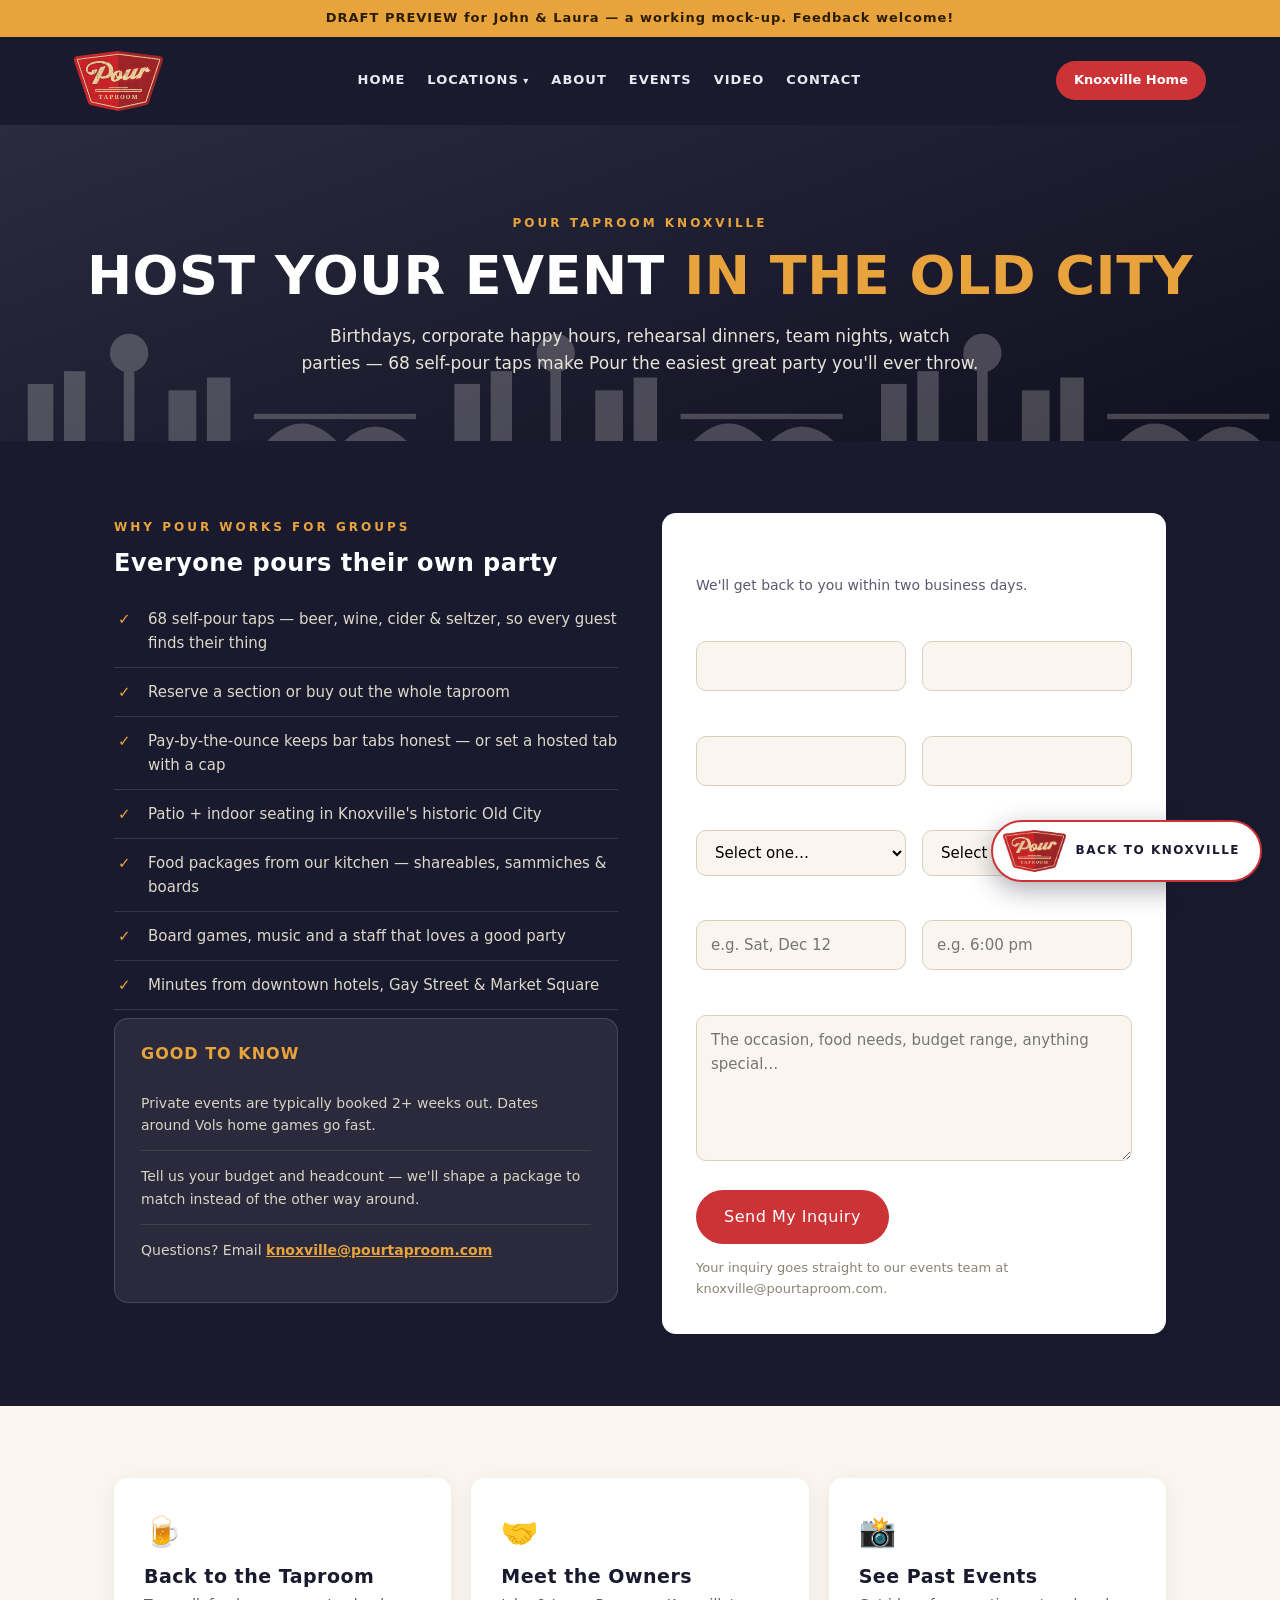
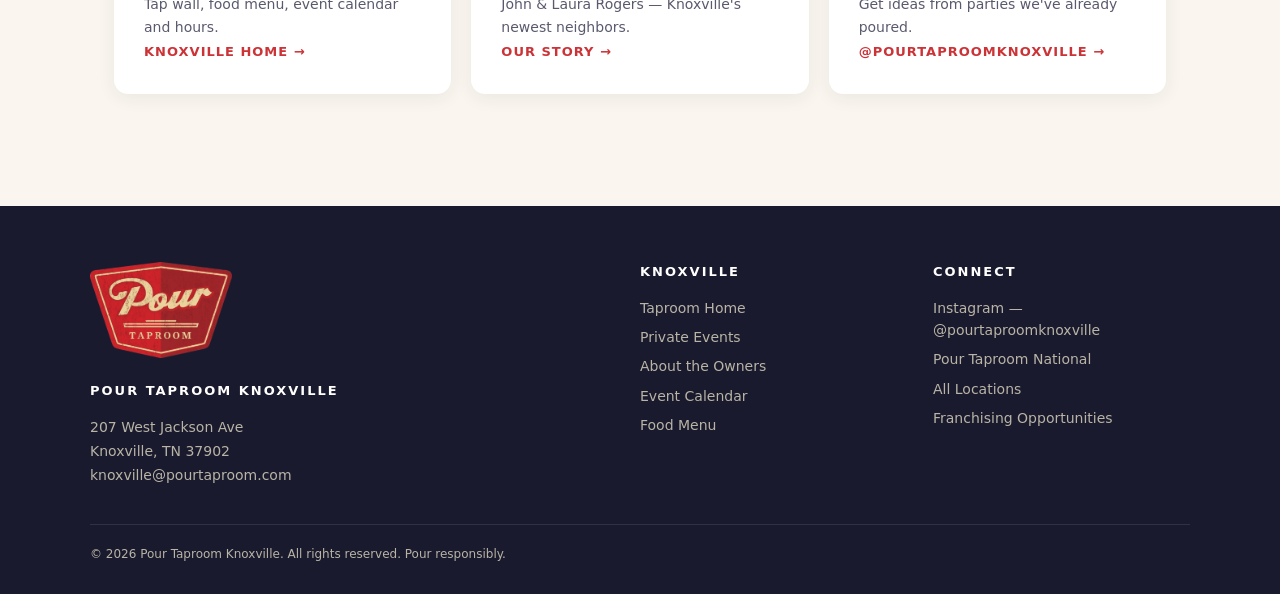
<file: private-events/index.html>
<!DOCTYPE html>
<html lang="en">
<head>
<meta charset="UTF-8">
<meta name="viewport" content="width=device-width, initial-scale=1.0">
<title>Private Events - Pour Taproom Knoxville</title>
<meta name="description" content="Host your private event at Pour Taproom Knoxville — 68 self-pour taps in the Old City. Birthdays, corporate events, rehearsal dinners and full buyouts.">
<link rel="icon" href="../images/cropped-Logo_red-01.png">
<link rel="stylesheet" href="../css/styles.css">
<style>
.form-card select{width:100%;padding:12px 14px;border:1.5px solid #d8d0bf;border-radius:10px;font:inherit;font-size:15px;background:var(--cream)}
.form-card .two-col{display:grid;grid-template-columns:1fr 1fr;gap:16px}
@media(max-width:600px){.form-card .two-col{grid-template-columns:1fr}}
</style>
</head>
<body>
<div class="preview-banner">DRAFT PREVIEW for John &amp; Laura — a working mock-up. Feedback welcome!</div>

<nav>
  <div class="nav-inner">
    <a class="nav-logo" href="https://pourtaproom.com/"><img src="../images/PTRLogo-copy.png" alt="Pour Taproom" style="height:60px"></a>
    <label for="navtoggle" class="nav-burger" aria-label="Menu">&#9776;</label>
    <input type="checkbox" id="navtoggle">
    <div class="nav-links">
      <a href="https://pourtaproom.com/">Home</a>
      <div class="dd"><a href="https://pourtaproom.com/locations/">Locations</a>
        <div class="dd-menu">
          <a href="https://pourtaproomatlanta.com/" target="_blank" rel="noopener">Atlanta</a>
          <a href="https://pourtaproomcharleston.com/" target="_blank" rel="noopener">Charleston</a>
          <a href="https://www.pourtaproomdurham.com/" target="_blank" rel="noopener">Durham</a>
          <a href="https://pourtaproomellicottville.godaddysites.com/" target="_blank" rel="noopener">Ellicottville</a>
          <a href="https://jaxpourtaproom.com/" target="_blank" rel="noopener">Jacksonville</a>
          <a href="../">Knoxville</a>
        </div>
      </div>
      <a href="https://pourtaproom.com/about/">About</a>
      <a href="https://pourtaproom.com/events/">Events</a>
      <a href="https://pourtaproom.com/video/">Video</a>
      <a href="https://pourtaproom.com/contact/">Contact</a>
    </div>
    <a class="nav-cta" href="../">Knoxville Home</a>
  </div>
</nav>

<div class="page-hero" style="background:linear-gradient(160deg,#2b2b40,#101020)">
  <div class="sky-hero"><svg viewBox="0 0 1200 120" preserveAspectRatio="xMidYMax slice" xmlns="http://www.w3.org/2000/svg" aria-hidden="true"><g fill="#faf6ef"><g transform="translate(0,0)"><rect x="26" y="64" width="24" height="56"/><rect x="60" y="52" width="20" height="68"/><rect x="116" y="50" width="10" height="70"/><circle cx="121" cy="35" r="18"/><rect x="158" y="70" width="26" height="50"/><rect x="194" y="58" width="22" height="62"/><rect x="238" y="92" width="152" height="5"/><path d="M248,120 Q283,82 318,120 Z"/><path d="M320,120 Q352,88 384,120 Z"/></g><g transform="translate(400,0)"><rect x="26" y="64" width="24" height="56"/><rect x="60" y="52" width="20" height="68"/><rect x="116" y="50" width="10" height="70"/><circle cx="121" cy="35" r="18"/><rect x="158" y="70" width="26" height="50"/><rect x="194" y="58" width="22" height="62"/><rect x="238" y="92" width="152" height="5"/><path d="M248,120 Q283,82 318,120 Z"/><path d="M320,120 Q352,88 384,120 Z"/></g><g transform="translate(800,0)"><rect x="26" y="64" width="24" height="56"/><rect x="60" y="52" width="20" height="68"/><rect x="116" y="50" width="10" height="70"/><circle cx="121" cy="35" r="18"/><rect x="158" y="70" width="26" height="50"/><rect x="194" y="58" width="22" height="62"/><rect x="238" y="92" width="152" height="5"/><path d="M248,120 Q283,82 318,120 Z"/><path d="M320,120 Q352,88 384,120 Z"/></g></g></svg></div>
  <span class="kicker" style="color:var(--gold)">Pour Taproom Knoxville</span>
  <h1>Host Your Event <em>In the Old City</em></h1>
  <p>Birthdays, corporate happy hours, rehearsal dinners, team nights, watch parties — 68 self-pour taps make Pour the easiest great party you'll ever throw.</p>
</div>

<div class="dark-band">
  <section class="section">
    <div class="pe-wrap">
      <div>
        <span class="kicker" style="color:var(--gold)">Why Pour Works for Groups</span>
        <h2>Everyone pours their own party</h2>
        <ul class="spec-list">
          <li>68 self-pour taps — beer, wine, cider &amp; seltzer, so every guest finds their thing</li>
          <li>Reserve a section or buy out the whole taproom</li>
          <li>Pay-by-the-ounce keeps bar tabs honest — or set a hosted tab with a cap</li>
          <li>Patio + indoor seating in Knoxville's historic Old City</li>
          <li>Food packages from our kitchen — shareables, sammiches &amp; boards</li>
          <li>Board games, music and a staff that loves a good party</li>
          <li>Minutes from downtown hotels, Gay Street &amp; Market Square</li>
        </ul>
        <div class="router">
          <h4>Good to know</h4>
          <div class="row"><p>Private events are typically booked 2+ weeks out. Dates around Vols home games go fast.</p></div>
          <div class="row"><p>Tell us your budget and headcount — we'll shape a package to match instead of the other way around.</p></div>
          <div class="row"><p>Questions? Email <a href="mailto:knoxville@pourtaproom.com" style="color:var(--gold);font-weight:800">knoxville@pourtaproom.com</a></p></div>
        </div>
      </div>
      <div class="form-card" style="margin-top:0">
        <h3 style="font-size:20px;margin-bottom:4px">Tell us about your event</h3>
        <p style="font-size:14px;color:#5a5a6e">We'll get back to you within two business days.</p>
        <form action="https://formsubmit.co/knoxville@pourtaproom.com" method="POST">
          <input type="hidden" name="_subject" value="Private Event Inquiry — Pour Taproom Knoxville">
          <input type="hidden" name="_template" value="table">
          <input type="hidden" name="_next" value="https://ramonballester-ops.github.io/pour-knoxville-preview/private-events/thanks/">
          <input type="text" name="_honey" style="display:none" tabindex="-1" autocomplete="off">
          <div class="two-col">
            <div><label for="pe-name">Your Name *</label><input type="text" id="pe-name" name="name" required></div>
            <div><label for="pe-org">Company / Organization</label><input type="text" id="pe-org" name="organization"></div>
          </div>
          <div class="two-col">
            <div><label for="pe-email">Email *</label><input type="email" id="pe-email" name="email" required></div>
            <div><label for="pe-phone">Phone</label><input type="tel" id="pe-phone" name="phone"></div>
          </div>
          <div class="two-col">
            <div><label for="pe-type">Event Type *</label>
              <select id="pe-type" name="event_type" required>
                <option value="">Select one…</option>
                <option>Birthday / Celebration</option>
                <option>Corporate / Team Event</option>
                <option>Rehearsal Dinner / Wedding Party</option>
                <option>Watch Party</option>
                <option>Fundraiser / Community Event</option>
                <option>Military / Veterans Group</option>
                <option>Full Taproom Buyout</option>
                <option>Other</option>
              </select>
            </div>
            <div><label for="pe-size">Estimated Guests *</label>
              <select id="pe-size" name="party_size" required>
                <option value="">Select one…</option>
                <option>10–25</option>
                <option>25–50</option>
                <option>50–100</option>
                <option>100+ (buyout territory)</option>
              </select>
            </div>
          </div>
          <div class="two-col">
            <div><label for="pe-date">Preferred Date *</label><input type="text" id="pe-date" name="preferred_date" placeholder="e.g. Sat, Dec 12" required></div>
            <div><label for="pe-time">Start Time</label><input type="text" id="pe-time" name="start_time" placeholder="e.g. 6:00 pm"></div>
          </div>
          <label for="pe-msg">Tell us more</label>
          <textarea id="pe-msg" name="details" rows="5" placeholder="The occasion, food needs, budget range, anything special…"></textarea>
          <button class="btn btn-red" type="submit">Send My Inquiry</button>
          <p style="font-size:13px;color:#8b8474;margin-top:14px">Your inquiry goes straight to our events team at knoxville@pourtaproom.com.</p>
        </form>
      </div>
    </div>
  </section>
</div>

<section class="section">
  <div class="strip">
    <a href="../"><div class="emoji">🍺</div><h4>Back to the Taproom</h4><p>Tap wall, food menu, event calendar and hours.</p><span class="go">Knoxville Home &rarr;</span></a>
    <a href="../about/"><div class="emoji">🤝</div><h4>Meet the Owners</h4><p>John &amp; Laura Rogers — Knoxville's newest neighbors.</p><span class="go">Our Story &rarr;</span></a>
    <a href="https://www.instagram.com/pourtaproomknoxville/" target="_blank" rel="noopener"><div class="emoji">📸</div><h4>See Past Events</h4><p>Get ideas from parties we've already poured.</p><span class="go">@pourtaproomknoxville &rarr;</span></a>
  </div>
</section>

<a class="home-fab" href="../" aria-label="Back to Pour Taproom Knoxville">
  <img src="../images/PTRLogo-copy.png" alt="Pour Taproom logo">
  <span>Back to Knoxville</span>
</a>

<footer>
  <div class="foot-inner">
    <div>
      <img src="../images/PTRLogo-copy.png" alt="Pour Taproom" style="height:96px;margin-bottom:12px">
      <h5 style="margin-top:4px">Pour Taproom Knoxville</h5>
      <p style="font-size:14px;line-height:1.7">207 West Jackson Ave<br>Knoxville, TN 37902<br>knoxville@pourtaproom.com</p>
    </div>
    <div>
      <h5>Knoxville</h5>
      <a href="../">Taproom Home</a>
      <a href="../private-events/">Private Events</a>
      <a href="../about/">About the Owners</a>
      <a href="../#calendar">Event Calendar</a>
      <a href="../#menu">Food Menu</a>
    </div>
    <div>
      <h5>Connect</h5>
      <a href="https://www.instagram.com/pourtaproomknoxville/" target="_blank" rel="noopener">Instagram — @pourtaproomknoxville</a>
      <a href="https://pourtaproom.com/">Pour Taproom National</a>
      <a href="https://pourtaproom.com/locations/">All Locations</a>
      <a href="https://pourtaproom.com/contact/">Franchising Opportunities</a>
    </div>
  </div>
  <div class="legal">
    <span>&copy; 2026 Pour Taproom Knoxville. All rights reserved. Pour responsibly.</span>
  </div>
</footer>

</body>
</html>
</file>
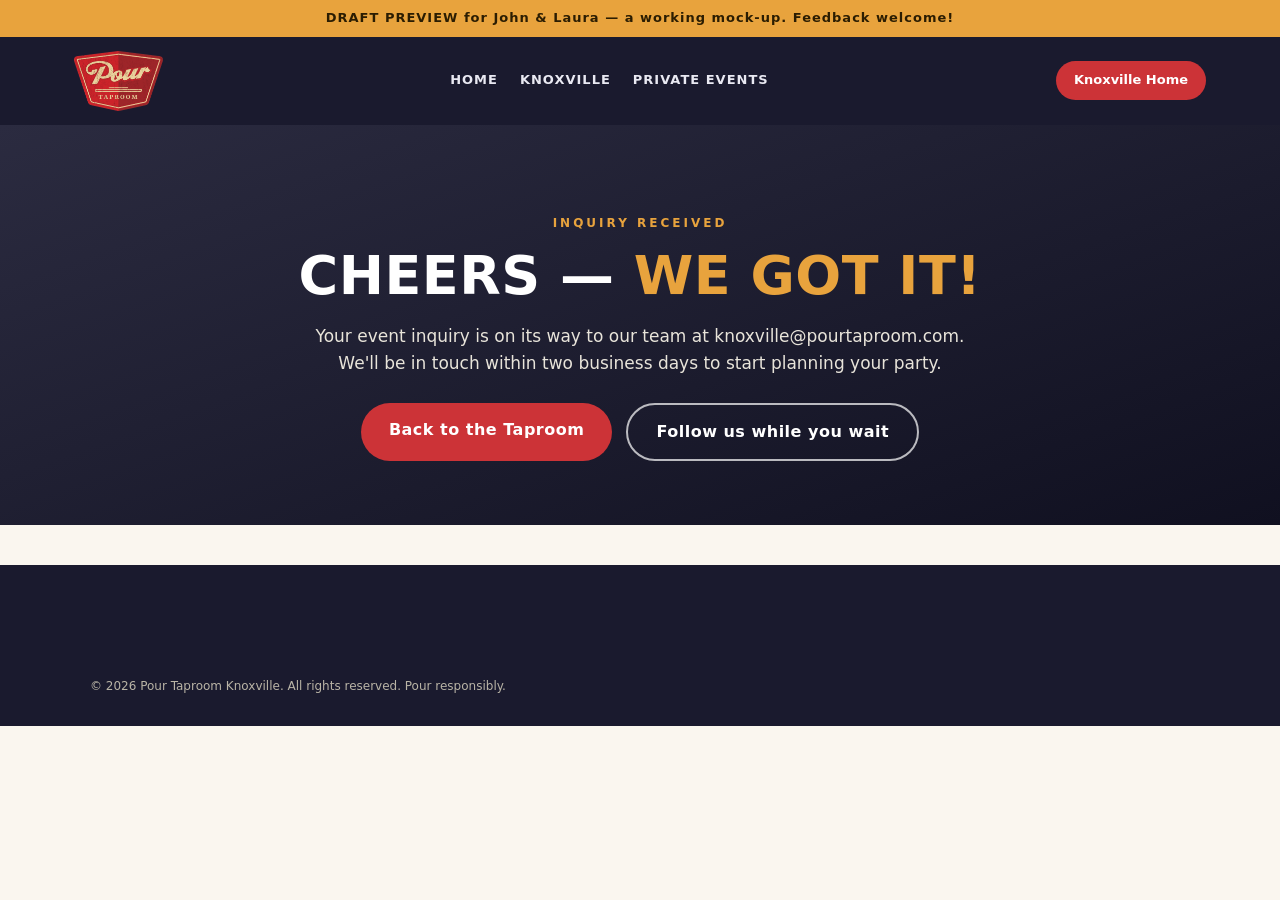
<file: private-events/thanks/index.html>
<!DOCTYPE html>
<html lang="en">
<head>
<meta charset="UTF-8">
<meta name="viewport" content="width=device-width, initial-scale=1.0">
<title>Thanks! - Pour Taproom Knoxville</title>
<meta name="robots" content="noindex">
<link rel="icon" href="../../images/cropped-Logo_red-01.png">
<link rel="stylesheet" href="../../css/styles.css">
</head>
<body>
<div class="preview-banner">DRAFT PREVIEW for John &amp; Laura — a working mock-up. Feedback welcome!</div>

<nav>
  <div class="nav-inner">
    <a class="nav-logo" href="https://pourtaproom.com/"><img src="../../images/PTRLogo-copy.png" alt="Pour Taproom" style="height:60px"></a>
    <div class="nav-links">
      <a href="https://pourtaproom.com/">Home</a>
      <a href="../../">Knoxville</a>
      <a href="../../private-events/">Private Events</a>
    </div>
    <a class="nav-cta" href="../../">Knoxville Home</a>
  </div>
</nav>

<div class="page-hero" style="background:linear-gradient(160deg,#2b2b40,#101020)">
  <span class="kicker" style="color:var(--gold)">Inquiry Received</span>
  <h1>Cheers — <em>we got it!</em></h1>
  <p>Your event inquiry is on its way to our team at knoxville@pourtaproom.com. We'll be in touch within two business days to start planning your party.</p>
  <div class="cta-row">
    <a class="btn btn-red" href="../../">Back to the Taproom</a>
    <a class="btn btn-ghost" href="https://www.instagram.com/pourtaproomknoxville/" target="_blank" rel="noopener">Follow us while you wait</a>
  </div>
</div>

<footer>
  <div class="legal" style="border-top:none">
    <span>&copy; 2026 Pour Taproom Knoxville. All rights reserved. Pour responsibly.</span>
  </div>
</footer>

</body>
</html>
</file>
<file: css/styles.css>
:root{
    --red:#cc3337; --red-dark:#9e2226; --ink:#1a1a2e; --ink-soft:#2b2b40;
    --cream:#faf6ef; --cream-dark:#f1eadd; --gold:#e8a33d; --white:#ffffff;
    --radius:14px;
  }
  *{margin:0;padding:0;box-sizing:border-box}
  html{scroll-behavior:smooth}
  body{font-family:'Avenir Next','Segoe UI',system-ui,-apple-system,sans-serif;background:var(--cream);color:var(--ink);line-height:1.6}
  h1,h2,h3,h4{font-weight:800;letter-spacing:.5px;line-height:1.15}
  .kicker{display:inline-block;font-size:12px;font-weight:800;letter-spacing:3px;text-transform:uppercase;color:var(--red);margin-bottom:12px}
  .section{max-width:1100px;margin:0 auto;padding:72px 24px}
  .btn{display:inline-block;padding:14px 28px;border-radius:999px;font-weight:800;text-decoration:none;letter-spacing:.5px;transition:transform .15s ease, box-shadow .15s ease}
  .btn:hover{transform:translateY(-2px);box-shadow:0 8px 24px rgba(0,0,0,.18)}
  .btn-red{background:var(--red);color:#fff}
  .btn-ghost{background:transparent;color:#fff;border:2px solid rgba(255,255,255,.7)}
  .btn-dark{background:var(--ink);color:#fff}
  /* NAV */
  nav{position:sticky;top:0;z-index:50;background:var(--ink);color:#fff}
  .nav-inner{max-width:1180px;margin:0 auto;display:flex;align-items:center;justify-content:space-between;padding:14px 24px;gap:16px}
  .nav-logo{display:flex;align-items:center;gap:10px;font-weight:900;font-size:20px;letter-spacing:1px;color:#fff;text-decoration:none}
  .nav-logo .shield{background:var(--red);border-radius:6px;padding:3px 10px;font-style:italic}
  .nav-links{display:flex;gap:22px;flex-wrap:wrap;font-size:13px;font-weight:700;letter-spacing:1px;text-transform:uppercase}
  .nav-links a{color:#e9e9f2;text-decoration:none}
  .nav-links a:hover{color:var(--gold)}
  .nav-cta{background:var(--red);color:#fff;padding:9px 18px;border-radius:999px;font-size:13px;font-weight:800;text-decoration:none;white-space:nowrap}
  /* HERO */
  header{background:linear-gradient(rgba(18,14,24,.72),rgba(26,26,46,.88)),url(/images/img-01.jpg) center 40%/cover no-repeat;color:#fff;position:relative;overflow:hidden}
  header::after{content:"";position:absolute;inset:0;background:
    radial-gradient(600px 300px at 85% 20%, rgba(232,163,61,.18), transparent 60%),
    radial-gradient(500px 260px at 10% 90%, rgba(204,51,55,.25), transparent 60%)}
  .hero{max-width:1100px;margin:0 auto;padding:110px 24px 90px;position:relative;z-index:1;text-align:center}
  .hero h1{font-size:clamp(38px,7vw,72px);text-transform:uppercase}
  .hero h1 em{font-style:normal;color:var(--gold)}
  .hero p.lede{max-width:640px;margin:22px auto 8px;font-size:19px;color:#e8e4da}
  .hero .stats{display:flex;gap:14px;justify-content:center;flex-wrap:wrap;margin:34px 0 38px}
  .stat{background:rgba(255,255,255,.08);border:1px solid rgba(255,255,255,.15);border-radius:var(--radius);padding:14px 22px;min-width:130px}
  .stat b{display:block;font-size:26px;color:var(--gold)}
  .stat span{font-size:12px;letter-spacing:1.5px;text-transform:uppercase;color:#cfcabd}
  .hero .cta-row{display:flex;gap:14px;justify-content:center;flex-wrap:wrap}
  .closed-mondays{margin-top:26px;font-size:13px;letter-spacing:2px;text-transform:uppercase;color:#b8b2a4}
  /* HOW IT WORKS */
  .steps{display:grid;grid-template-columns:repeat(auto-fit,minmax(240px,1fr));gap:20px;margin-top:36px}
  .step{background:#fff;border-radius:var(--radius);padding:30px;box-shadow:0 4px 18px rgba(26,26,46,.07);border-top:5px solid var(--red)}
  .step .num{font-size:13px;font-weight:900;color:var(--red);letter-spacing:2px}
  .step h3{margin:8px 0 10px;font-size:21px}
  .step p{font-size:15px;color:#4a4a5e}
  /* TAP WALL */
  .dark-band{background:var(--ink);color:#fff}
  .tap-grid{display:grid;grid-template-columns:repeat(auto-fit,minmax(200px,1fr));gap:18px;margin-top:34px}
  .tap-card{background:var(--ink-soft);border-radius:var(--radius);padding:26px;border:1px solid rgba(255,255,255,.08)}
  .tap-card b{font-size:34px;color:var(--gold);display:block}
  .tap-card h4{font-size:15px;letter-spacing:2px;text-transform:uppercase;margin:6px 0 8px}
  .tap-card p{font-size:14px;color:#c5c1b4}
  /* PIZZA DYNAMO */
  .pd{display:grid;grid-template-columns:1.1fr .9fr;gap:44px;align-items:center}
  @media(max-width:820px){.pd{grid-template-columns:1fr}}
  .pd-visual{background:linear-gradient(145deg,#cc3337,#8e1a1e);border-radius:var(--radius);color:#fff;padding:46px 38px;text-align:center;box-shadow:0 14px 40px rgba(204,51,55,.28)}
  .pd-visual .pizza{font-size:64px}
  .pd-visual h3{font-size:30px;text-transform:uppercase;margin:12px 0 6px;font-style:italic}
  .pd-visual p{color:#ffd9de;font-size:15px}
  .photo-slot{border:2px dashed #c9c0ad;border-radius:var(--radius);padding:20px;text-align:center;color:#8b8474;font-size:13px;letter-spacing:1px;margin-top:16px;background:var(--cream-dark)}
  /* HOURS / VISIT */
  .visit{display:grid;grid-template-columns:1fr 1fr;gap:44px}
  @media(max-width:820px){.visit{grid-template-columns:1fr}.tour-grid{grid-template-columns:1fr !important}.pizza-gallery{grid-template-columns:1fr 1fr !important}}
  .hours-table{width:100%;border-collapse:collapse;margin-top:16px;background:#fff;border-radius:var(--radius);overflow:hidden;box-shadow:0 4px 18px rgba(26,26,46,.07)}
  .hours-table td{padding:13px 20px;border-bottom:1px solid #efe9dc;font-size:15px}
  .hours-table tr:last-child td{border-bottom:none}
  .hours-table td:first-child{font-weight:700}
  .hours-table .closed td{color:var(--red);font-weight:800}
  .parking{background:#fff;border-radius:var(--radius);padding:28px;box-shadow:0 4px 18px rgba(26,26,46,.07);margin-top:16px}
  .parking li{margin:10px 0 10px 20px;font-size:15px;color:#4a4a5e}
  /* EVENTS */
  .event-cards{display:grid;grid-template-columns:repeat(auto-fit,minmax(280px,1fr));gap:20px;margin-top:34px}
  .event-card{border-radius:var(--radius);padding:34px;color:#fff;position:relative;overflow:hidden;min-height:210px;display:flex;flex-direction:column;justify-content:flex-end}
  .ec-trivia{background:linear-gradient(160deg,#4527a0,#1a1a2e)}
  .ec-5k{background:linear-gradient(160deg,#cc3337,#5e0a17)}
  .ec-live{background:linear-gradient(160deg,#b07817,#3d2a05)}
  .event-card .tag{position:absolute;top:18px;left:18px;background:rgba(255,255,255,.16);padding:5px 14px;border-radius:999px;font-size:11px;font-weight:800;letter-spacing:2px;text-transform:uppercase}
  .event-card h3{font-size:24px;margin-bottom:6px}
  .event-card p{font-size:14px;color:rgba(255,255,255,.85)}
  /* PRIVATE EVENTS */
  .pe-wrap{display:grid;grid-template-columns:1fr 1fr;gap:44px;align-items:start}
  @media(max-width:820px){.pe-wrap{grid-template-columns:1fr}}
  .spec-list{margin-top:18px}
  .spec-list li{list-style:none;padding:12px 0 12px 34px;position:relative;border-bottom:1px solid rgba(255,255,255,.12);font-size:15px;color:#ddd8ca}
  .spec-list li::before{content:"✓";position:absolute;left:4px;color:var(--gold);font-weight:900}
  .router{background:rgba(255,255,255,.07);border:1px solid rgba(255,255,255,.14);border-radius:var(--radius);padding:26px;margin-top:8px}
  .router h4{font-size:16px;letter-spacing:1px;text-transform:uppercase;margin-bottom:14px;color:var(--gold)}
  .router .row{display:flex;justify-content:space-between;align-items:center;gap:14px;padding:14px 0;border-bottom:1px solid rgba(255,255,255,.1);flex-wrap:wrap}
  .router .row:last-child{border-bottom:none}
  .router .row p{font-size:14px;color:#d8d3c5}
  .router .row .btn{padding:10px 20px;font-size:13px}
  /* CTA STRIP */
  .strip{display:grid;grid-template-columns:repeat(auto-fit,minmax(240px,1fr));gap:20px}
  .strip a{display:block;background:#fff;border-radius:var(--radius);padding:30px;text-decoration:none;color:var(--ink);box-shadow:0 4px 18px rgba(26,26,46,.07);transition:transform .15s ease}
  .strip a:hover{transform:translateY(-3px)}
  .strip .emoji{font-size:30px}
  .strip h4{margin:10px 0 6px;font-size:19px}
  .strip p{font-size:14px;color:#5a5a6e}
  .strip .go{color:var(--red);font-weight:800;font-size:13px;letter-spacing:1px;text-transform:uppercase}
  /* FOOTER */
  footer{background:var(--ink);color:#b9b4a6;padding:56px 24px 30px;margin-top:40px}
  .foot-inner{max-width:1100px;margin:0 auto;display:grid;grid-template-columns:2fr 1fr 1fr;gap:36px}
  @media(max-width:820px){.foot-inner{grid-template-columns:1fr}}
  footer h5{color:#fff;font-size:13px;letter-spacing:2px;text-transform:uppercase;margin-bottom:14px}
  footer a{color:#b9b4a6;text-decoration:none;display:block;margin:7px 0;font-size:14px}
  footer a:hover{color:var(--gold)}
  .legal{max-width:1100px;margin:36px auto 0;padding-top:20px;border-top:1px solid rgba(255,255,255,.1);font-size:12px;display:flex;justify-content:space-between;flex-wrap:wrap;gap:10px}
  .preview-banner{background:var(--gold);color:#2b1d02;text-align:center;font-size:13px;font-weight:800;letter-spacing:1px;padding:8px}

/* ===== SITE-WIDE ADDITIONS (multi-page build) ===== */
.dd{position:relative}
.dd>a::after{content:" ▾";font-size:10px}
.dd-menu{display:none;position:absolute;top:100%;left:-14px;background:var(--ink-soft);border:1px solid rgba(255,255,255,.12);border-radius:10px;padding:10px 0;min-width:200px;box-shadow:0 10px 30px rgba(0,0,0,.35);z-index:60}
.dd-menu a{display:block;padding:9px 18px;color:#e9e9f2;text-decoration:none;font-size:13px;text-transform:none;letter-spacing:.5px}
.dd-menu a:hover{background:rgba(255,255,255,.07);color:var(--gold)}
.dd:hover .dd-menu,.dd:focus-within .dd-menu{display:block}
.nav-burger{display:none;font-size:26px;cursor:pointer;color:#fff;user-select:none}
#navtoggle{display:none}
@media(max-width:920px){
  .nav-burger{display:block}
  .nav-links{display:none;position:absolute;top:100%;left:0;right:0;background:var(--ink);flex-direction:column;gap:0;padding:10px 24px 20px;border-bottom:3px solid var(--red)}
  #navtoggle:checked~.nav-links{display:flex}
  .nav-links>a,.dd>a{display:block;padding:11px 0;border-bottom:1px solid rgba(255,255,255,.08)}
  .dd-menu{display:block;position:static;background:transparent;border:none;box-shadow:none;padding:0 0 4px 16px}
  .nav-cta{display:none}
}
.page-hero{background:linear-gradient(rgba(18,14,24,.72),rgba(26,26,46,.85)),var(--ph-img,none) center/cover no-repeat,var(--ink);color:#fff;text-align:center;padding:84px 24px 64px}
.page-hero h1{font-size:clamp(32px,5.5vw,54px);text-transform:uppercase}
.page-hero h1 em{font-style:normal;color:var(--gold)}
.page-hero p{max-width:680px;margin:16px auto 0;font-size:17px;color:#e8e4da}
.page-hero .cta-row{display:flex;gap:14px;justify-content:center;flex-wrap:wrap;margin-top:26px}
.btn-gold{background:var(--gold);color:#2b1d02}
.loc-cards{display:grid;grid-template-columns:1fr 1fr;gap:24px;margin-top:34px}
@media(max-width:820px){.loc-cards{grid-template-columns:1fr}}
.loc-card{position:relative;border-radius:var(--radius);overflow:hidden;color:#fff;min-height:340px;display:flex;flex-direction:column;justify-content:flex-end;padding:30px;text-decoration:none;background:center/cover no-repeat var(--ink)}
.loc-card::before{content:"";position:absolute;inset:0;background:linear-gradient(180deg,rgba(18,14,24,.05) 30%,rgba(18,14,24,.88))}
.loc-card>*{position:relative}
.loc-card h3{font-size:26px;text-transform:uppercase}
.loc-card p{font-size:14px;color:#e4dfd2;margin:8px 0 14px}
.loc-card .go{color:var(--gold);font-weight:800;font-size:13px;letter-spacing:1.5px;text-transform:uppercase}
.menu-img{width:100%;border-radius:var(--radius);box-shadow:0 8px 30px rgba(26,26,46,.15);margin-top:26px}
.gallery-grid{display:grid;grid-template-columns:repeat(auto-fill,minmax(240px,1fr));gap:14px;margin-top:34px}
.gallery-grid a{display:block;border-radius:12px;overflow:hidden}
.gallery-grid img{width:100%;aspect-ratio:1;object-fit:cover;display:block;transition:transform .2s ease}
.gallery-grid a:hover img{transform:scale(1.04)}
.feature-cards{display:grid;grid-template-columns:repeat(auto-fit,minmax(220px,1fr));gap:18px;margin-top:34px}
.feature-card{background:#fff;border-radius:var(--radius);padding:26px;box-shadow:0 4px 18px rgba(26,26,46,.07);border-top:5px solid var(--red)}
.feature-card .emoji{font-size:30px}
.feature-card h4{margin:10px 0 8px;font-size:17px}
.feature-card p{font-size:14px;color:#4a4a5e}
.dark-band .feature-card{background:var(--ink-soft);border-top-color:var(--gold);color:#fff}
.dark-band .feature-card p{color:#c5c1b4}
.form-card{background:#fff;border-radius:var(--radius);padding:34px;box-shadow:0 4px 18px rgba(26,26,46,.07);max-width:720px;margin:30px auto 0}
.form-card label{display:block;font-weight:700;font-size:14px;margin:16px 0 6px}
.form-card input[type=text],.form-card input[type=email],.form-card input[type=tel],.form-card textarea{width:100%;padding:12px 14px;border:1.5px solid #d8d0bf;border-radius:10px;font:inherit;font-size:15px;background:var(--cream)}
.form-card .checks{display:flex;gap:18px;flex-wrap:wrap;font-size:15px}
.form-card .checks label{display:flex;align-items:center;gap:8px;font-weight:600;margin:6px 0}
.form-card button{margin-top:22px;border:0;cursor:pointer;font:inherit}
.embed-frame{background:#fff;border-radius:var(--radius);overflow:hidden;box-shadow:0 4px 18px rgba(26,26,46,.1);margin-top:26px}
.hours-cols{display:grid;grid-template-columns:1fr 1fr;gap:24px}
@media(max-width:700px){.hours-cols{grid-template-columns:1fr}}
.badges{display:flex;gap:18px;align-items:center;justify-content:center;flex-wrap:wrap;margin-top:22px}
.badges img{height:74px;width:auto;background:#fff;border-radius:10px;padding:8px}
.leader-table{width:100%;border-collapse:collapse;margin-top:20px;background:#fff;border-radius:var(--radius);overflow:hidden;box-shadow:0 4px 18px rgba(26,26,46,.07)}
.leader-table th{background:var(--ink);color:var(--gold);text-align:left;padding:13px 20px;font-size:13px;letter-spacing:2px;text-transform:uppercase}
.leader-table td{padding:12px 20px;border-bottom:1px solid #efe9dc;font-size:15px}
.leader-table tr:first-child td{font-weight:800;color:var(--red)}

/* ===== CITY SKYLINES + HOME BUTTON (national site) ===== */
.loc-card{overflow:hidden}
.loc-card .sky{position:absolute !important;left:0;right:0;bottom:0;width:100%;height:58%;opacity:.32;pointer-events:none}
.loc-card .sky svg{width:100%;height:100%;display:block}
.page-hero{position:relative;overflow:hidden}
.sky-hero{position:absolute;left:0;right:0;bottom:-2px;width:100%;height:40%;opacity:.22;pointer-events:none}
.sky-hero svg{width:100%;height:100%;display:block}
.page-hero>*:not(.sky-hero){position:relative;z-index:1}
.home-fab{position:fixed;right:18px;bottom:18px;z-index:80;display:flex;align-items:center;gap:10px;background:#fff;border-radius:999px;padding:8px 20px 8px 10px;box-shadow:0 8px 26px rgba(26,26,46,.35);text-decoration:none;color:var(--ink);font-weight:800;font-size:12px;letter-spacing:1.5px;text-transform:uppercase;border:2px solid var(--red);transition:transform .15s ease}
.home-fab img{height:42px;display:block}
.home-fab:hover{transform:translateY(-3px)}
@media(max-width:600px){.home-fab span{display:none}.home-fab{padding:8px}}
</file>
